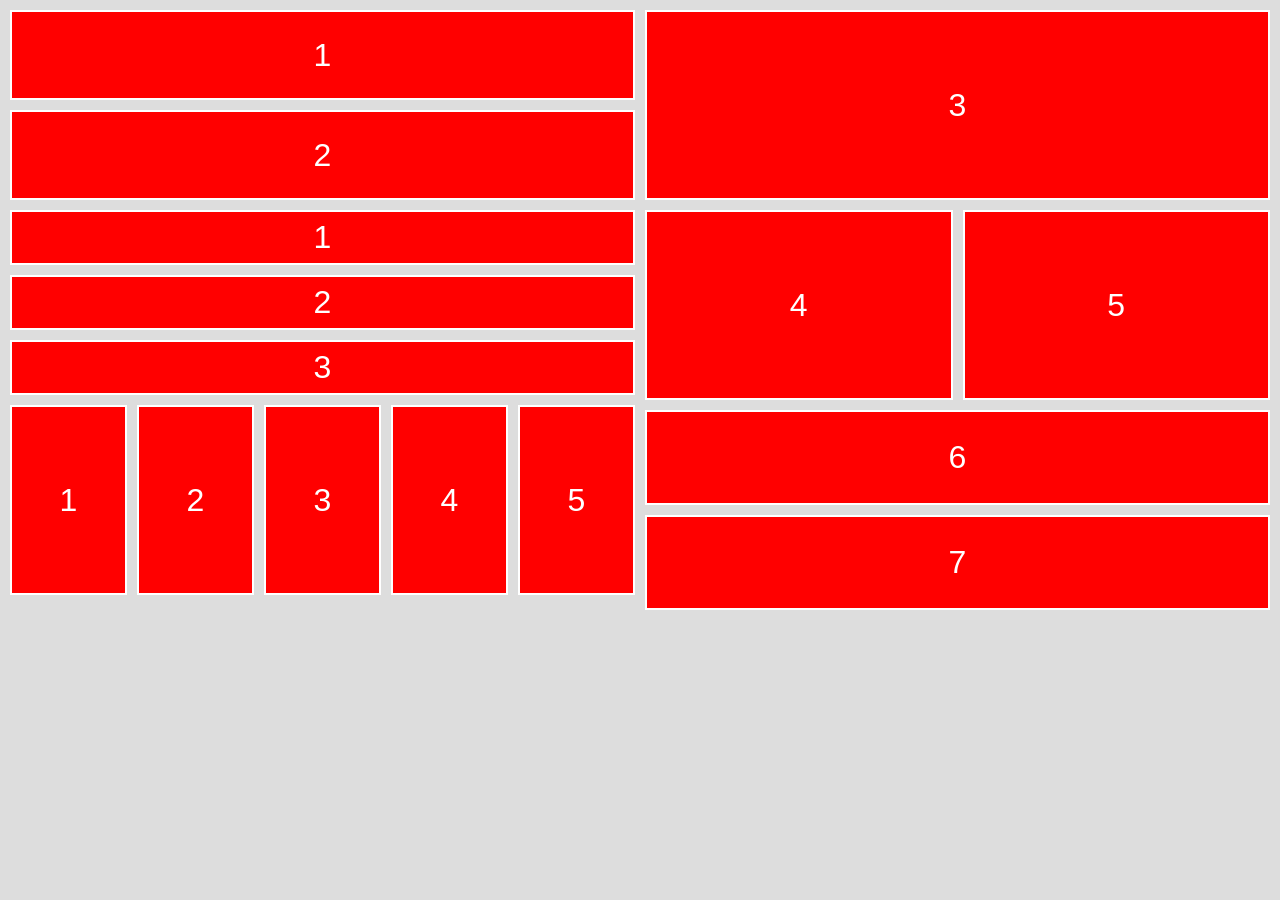
<file: SUIVI!_PROJET_ZAKARIA/HTML_CSS/fl5/index.html>
<!DOCTYPE html>
<html lang="fr">
<head>
    <meta charset="UTF-8">
    <meta name="viewport" content="width=device-width, initial-scale=1.0">
    <title>Flexbox-5</title>
    <link rel="stylesheet" href="style.css">
</head>
<body>

    <div class="container">

        <!-- Partie gauche -->
        <div class="left">

            <div class="box top-box">1</div>

            <div class="box top-box">2</div>

            <div class="group-vertical">
                <div class="box small-box">1</div>
                <div class="box small-box">2</div>
                <div class="box small-box">3</div>
            </div>

            <div class="group-horizontal">
                <div class="box">1</div>
                <div class="box">2</div>
                <div class="box">3</div>
                <div class="box">4</div>
                <div class="box">5</div>
            </div>

        </div>

        <!-- Partie droite -->
        <div class="right">

            <div class="box big-box">3</div>

            <div class="middle">
                <div class="box">4</div>
                <div class="box">5</div>
            </div>

            <div class="box bottom-box">6</div>

            <div class="box bottom-box">7</div>

        </div>

    </div>

</body>
</html>
</file>
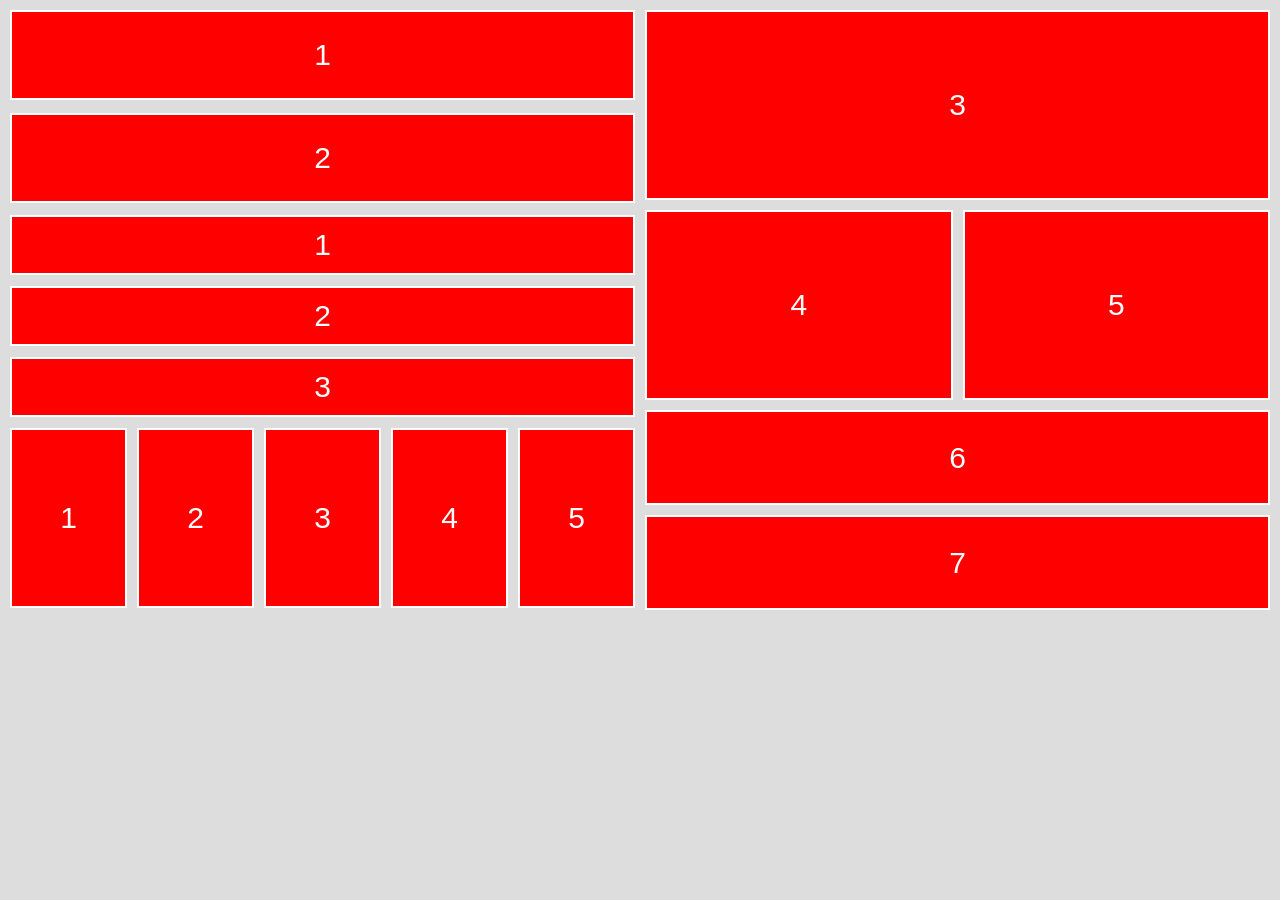
<file: SUIVI!_PROJET_ZAKARIA/HTML_CSS/GRID_PRJT/index.html>
<!DOCTYPE html>
<html lang="fr">
<head>
    <meta charset="UTF-8">
    <meta name="viewport" content="width=device-width, initial-scale=1.0">
    <title>CSS Grid-5</title>
    <link rel="stylesheet" href="style.css">
</head>
<body>

<div class="container">

    <!-- Colonne gauche -->
    <div class="gauche">

        <div class="box">1</div>
        <div class="box">2</div>

        <div class="vertical">
            <div class="box">1</div>
            <div class="box">2</div>
            <div class="box">3</div>
        </div>

        <div class="horizontal">
            <div class="box">1</div>
            <div class="box">2</div>
            <div class="box">3</div>
            <div class="box">4</div>
            <div class="box">5</div>
        </div>

    </div>

    <!-- Colonne droite -->
    <div class="droite">

        <div class="box grand">3</div>

        <div class="milieu">
            <div class="box">4</div>
            <div class="box">5</div>
        </div>

        <div class="box">6</div>
        <div class="box">7</div>

    </div>

</div>

</body>
</html>
</file>
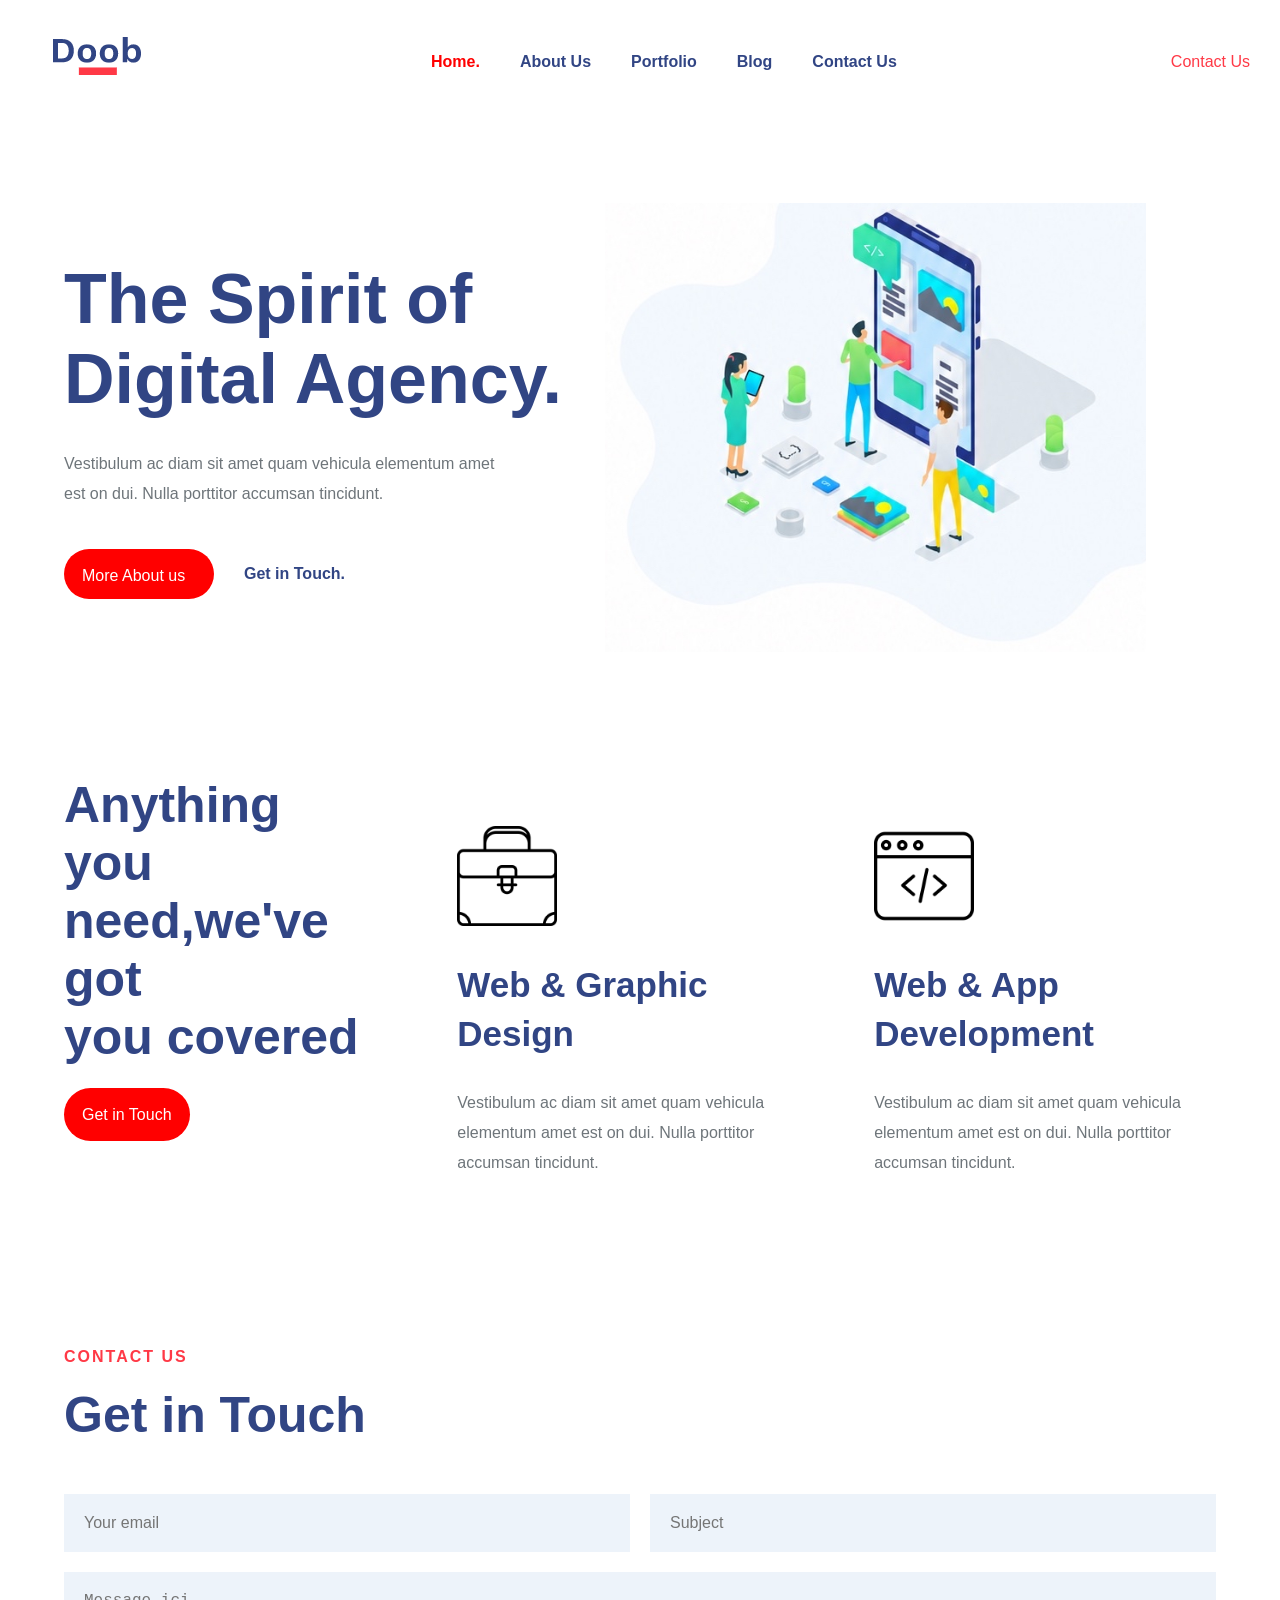
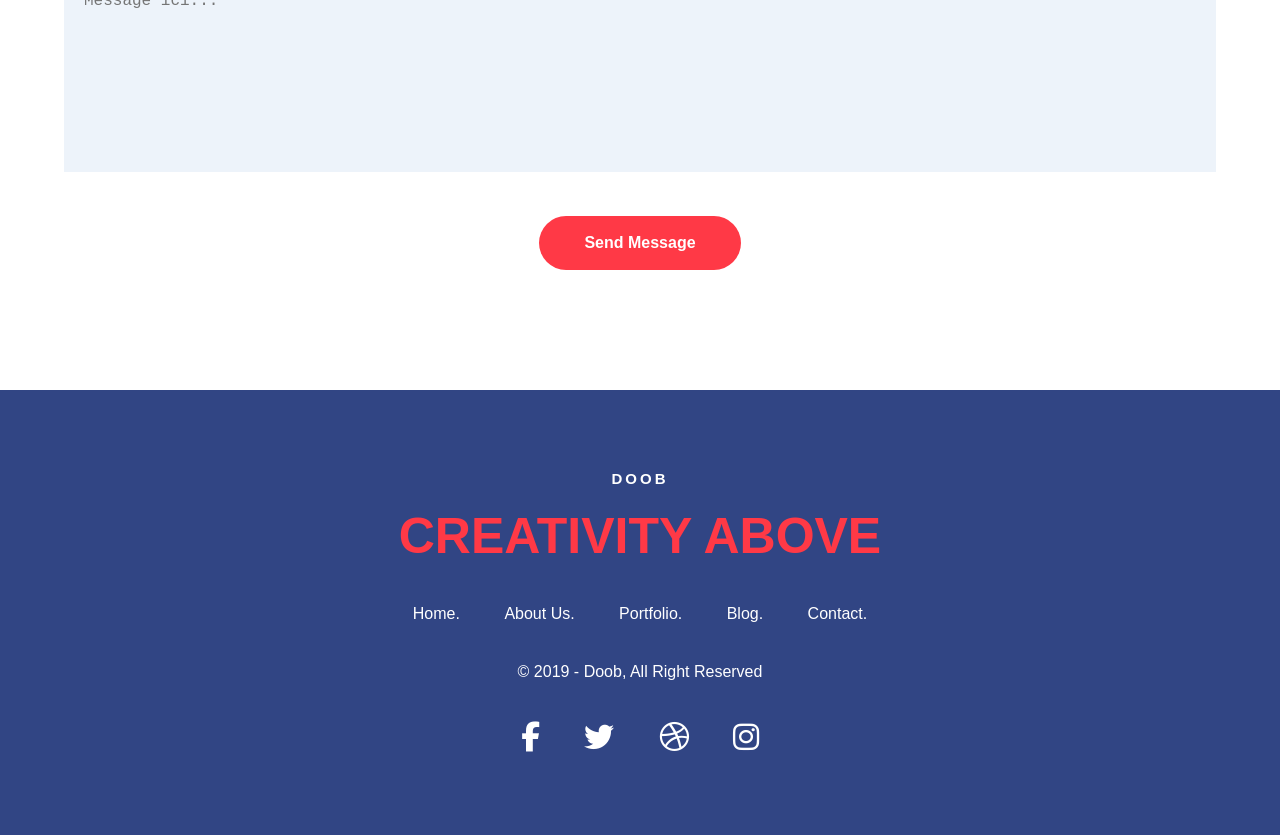
<file: SUIVI!_PROJET_ZAKARIA/HTML_CSS/Mini-PROJET/index.html>
<!DOCTYPE html>
<html lang="fr">
<head>
    <meta charset="UTF-8">
    <meta name="viewport" content="width=device-width, initial-scale=1.0">
    <title>Doob-Agency</title>
    <link rel="stylesheet" href="public/css/style.css">
<link rel="stylesheet" href="https://cdnjs.cloudflare.com/ajax/libs/font-awesome/6.5.1/css/all.min.css">
</head>
<body>
    <!-- HEADER -->
    <header>
        <!-- Logo -->
        <div class="logo">
            <img src="public/assets/images/mini_projet_logo.png" alt="logo">
            <!-- <h2>Doob</h2> -->
        </div>
        <!-- Menu -->
        <nav>
            <ul>
                <li><a href="#"class="home">Home.</a></li>
                <li><a href="#">About Us</a></li>
                <li><a href="#">Portfolio</a></li>
                <li><a href="#">Blog</a></li>
                <li><a href="#">Contact Us</a></li>
            </ul>
        </nav>

          <!-- Bouton -->
        <a href="#"class="btn-contact">Contact Us</a>
    </header>
     <section class="hero">

           <div class="hero-text">
              <h1>The Spirit of <br> Digital Agency.</h1>
             <p>
            Vestibulum ac diam sit amet quam vehicula elementum
            amet est on dui. Nulla porttitor accumsan tincidunt.
             </p>
    
                 <div class="hero-buttons">

                <a href="#" class="btn-red">More About us</a>

                <a href="#" class="btn-lien">Get in Touch.</a>
                 </div>
            </div>
               <!-- partie droite image  -->
              <div class="hero-image">

              <img src="public/assets/images/Digital Agency-2.png" alt="Digital-Agency">

              </div>

      </section>
       <!-- SERVICES -->
    <section class="services">

      <!-- gauche -->

    <div class="services-gauche">

        <h2>
            Anything you <br>
            need,we've got <br>
            you covered
        </h2>
        <a href="#" class="btn-red">Get in Touch</a>
    </div>
     <!-- Carte 1 -->

    <div class="service-card">

        <img src="public/assets/images/Web-Gr-Design.png" alt="icon">
        <!-- <a href="#"><i class="fa-solid fa-square-code"></i></a> -->
          <!-- <wa-icon name="code"></wa-icon> -->

        <h3>
            Web & Graphic <br>
            Design
        </h3>
 
        <p>
            Vestibulum ac diam sit amet quam
            vehicula elementum amet est on dui.
            Nulla porttitor accumsan tincidunt.
        </p>

    </div>

    <!-- Carte 2 -->

    <div class="service-card">

        <img src="public/assets/images/Dev-web-App.png" alt="icon">

        <h3>
            Web & App <br>
            Development
        </h3>

        <p>
            Vestibulum ac diam sit amet quam
            vehicula elementum amet est on dui.
            Nulla porttitor accumsan tincidunt.
        </p>

    </div>
</section>

 <!-- CONTACT -->

<section class="contact">

    <span>CONTACT US</span>

    <h2>Get in Touch</h2>

    <form>

        <div class="input-group">

            <input type="email"placeholder="Your email">

            <input type="text"placeholder="Subject">

        </div>

        <textarea placeholder="Message ici..."></textarea>

        <button type="submit">Send Message</button>

    </form>

</section>  
<!-- FOOTER -->

<footer>

    <p class="footer-logo">DOOB</p>

    <h2>CREATIVITY ABOVE</h2>

    <nav class="footer-menu">

        <a href="#">Home.</a>
        <a href="#">About Us.</a>
        <a href="#">Portfolio.</a>
        <a href="#">Blog.</a>
        <a href="#">Contact.</a>

    </nav>

    <p class="copyright">
        © 2019 - Doob, All Right Reserved
    </p>

    <div class="social-icons">
    <a href="#"><i class="fab fa-facebook-f"></i></a>

       <a href="#"><i class="fab fa-twitter"></i></a>

        <a href="#"><i class="fab fa-dribbble"></i></a>
        <a href="#"><i class="fa-brands fa-instagram"></i>
    </div>
    <!-- <div class="social-icons"> -->

        <!-- <a href="#">Facebook</a> -->
        <!-- <a href="#">Twitter</a> -->
        <!-- <a href="#">Dribbble</a> -->

    <!-- </div> -->

</footer>
</body>
</html>
</file>
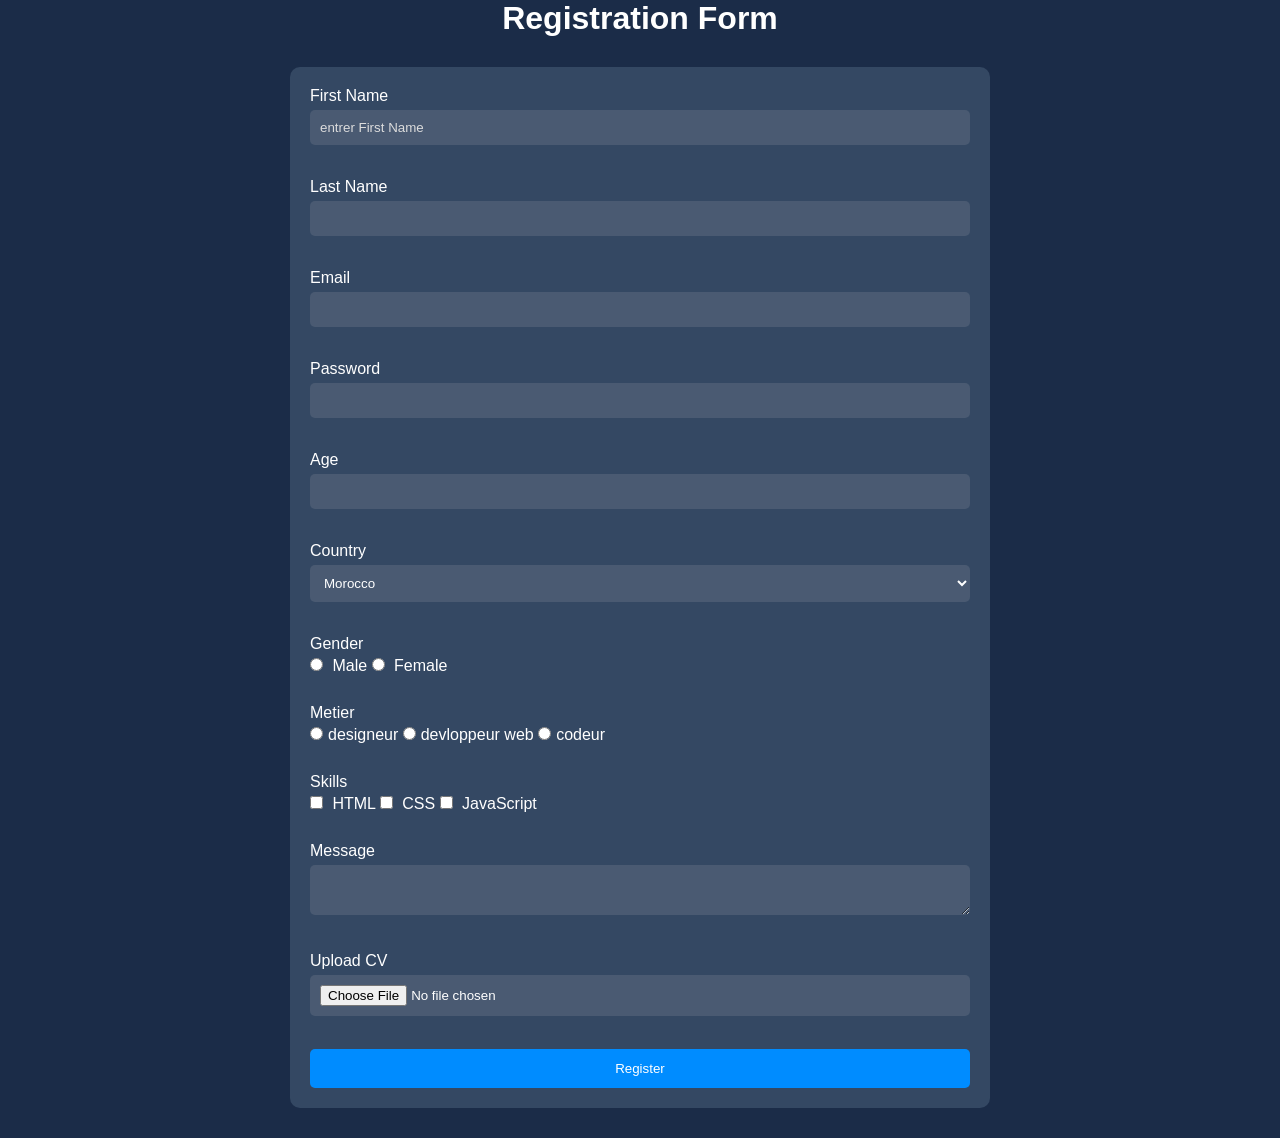
<file: SUIVI!_PROJET_ZAKARIA/HTML_CSS/PROJET_FORM/index.html>
<!DOCTYPE html>
<html lang="en">
<head>
    <meta charset="UTF-8">
    <meta name="viewport" content="width=device-width, initial-scale=1.0">
     <title>Registration Form</title>
    <link rel="stylesheet" href="public/css/style.css">
   </head> 
<body>

<h1>Registration Form</h1>

<form>
    
     <label>First Name</label> 
     <input type="text" placeholder="entrer First Name"><br><br> 

     <label>Last Name</label> 
     <input type="text"><br><br> 


    <label>Email</label>
    <input type="email"><br><br>

    <label>Password</label>
    <input type="password"><br><br>

    <label>Age</label>
    <input type="number"><br><br>

    <label>Country</label>
    <select>
        <option>Morocco</option>
        <option>France</option>
    </select>

    <br><br>

    <label>Gender</label><br>
    <input type="radio" name="gender"> Male
    <input type="radio" name="gender"> Female

    <br><br>
      
          <label>Metier</label> <br>
          <input type="radio" name=" Metier" >designeur
          <input type="radio" name=" Metier" >devloppeur web
          <input type="radio" name=" Metier" >codeur
          <br><br>
    <label>Skills</label><br>
    <input type="checkbox"> HTML
    <input type="checkbox"> CSS
    <input type="checkbox"> JavaScript

    <br><br>

    <label>Message</label><br>
    <textarea cols="" rows=""></textarea>


    <br><br>

    <label>Upload CV</label>
    <input type="file">

    <br><br>

    <button>Register</button>

</form>

</body>

<!-- 
    <div class="name-row">
        <div>
            <label>First Name</label>
            <input type="text">
        </div>

        <div>
            <label>Last Name</label>
            <input type="text">
        </div>
    </div>


    
    -->
</html>
</file>
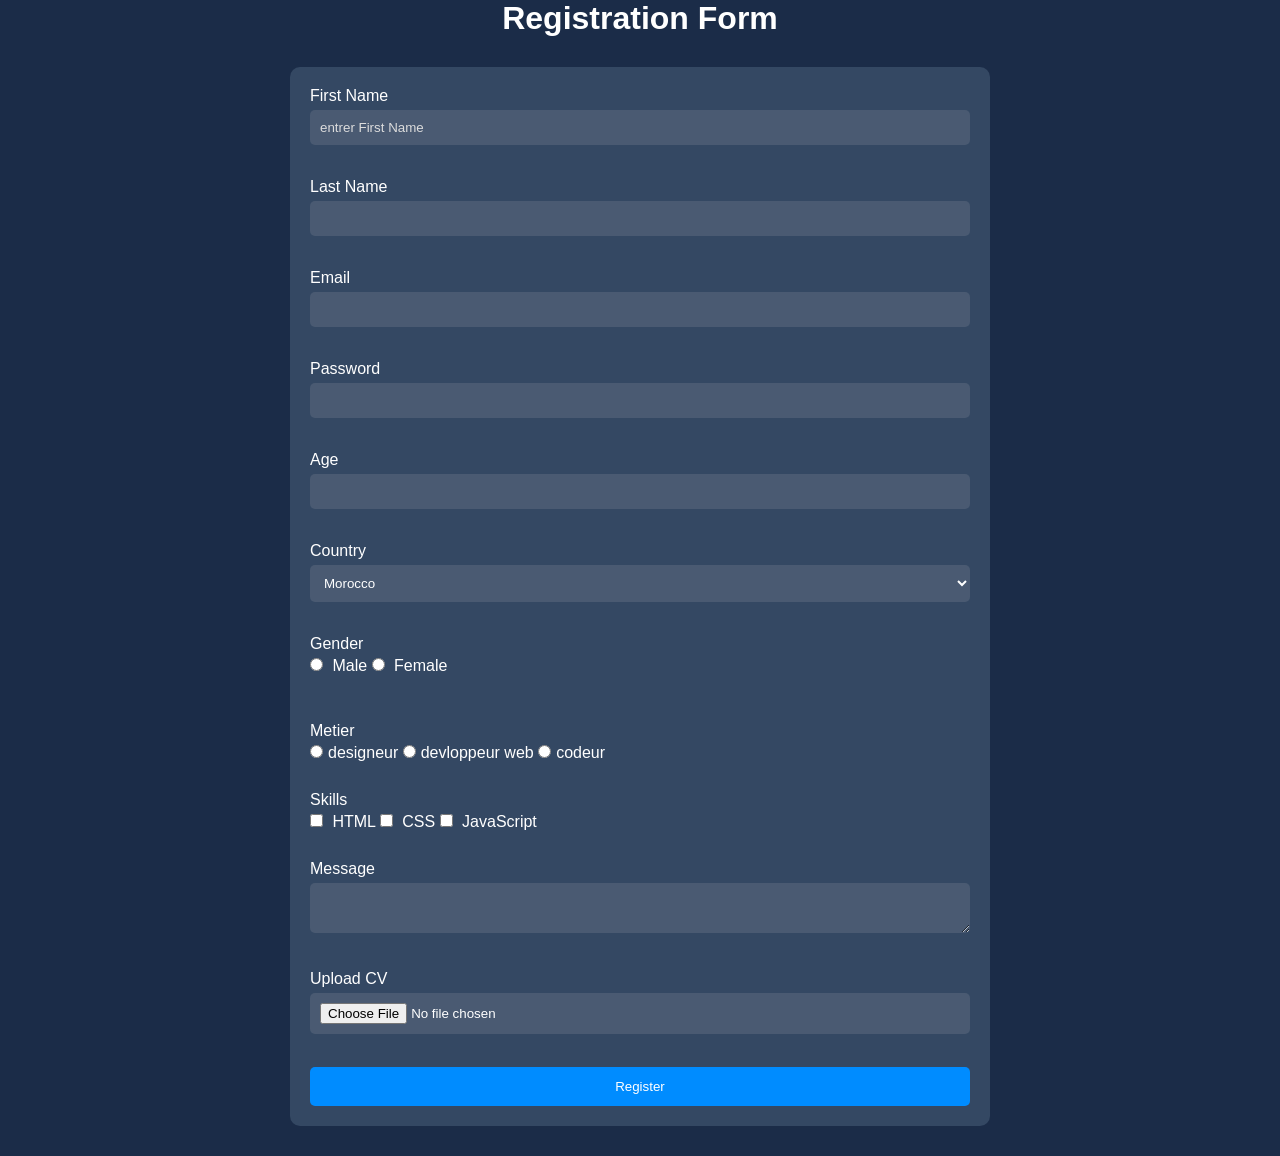
<file: SUIVI!_PROJET_ZAKARIA/HTML_CSS/PROJET_FORMSS/index.html>
<!DOCTYPE html>
<html lang="en">
<head>
    <meta charset="UTF-8">
    <meta name="viewport" content="width=device-width, initial-scale=1.0">
     <title>Registration Form</title>
    <link rel="stylesheet" href="public/css/style.css">
   </head> 
<body>

<h1>Registration Form</h1>

<form>
    
     <label>First Name</label> 
     <input type="text" placeholder="entrer First Name"><br><br> 

     <label>Last Name</label> 
     <input type="text"><br><br> 


    <label>Email</label>
    <input type="email"><br><br>

    <label>Password</label>
    <input type="password"><br><br>

    <label>Age</label>
    <input type="number"><br><br>

    <label>Country</label>
    <select>
        <option>Morocco</option>
        <option>France</option>
    </select>

    <br><br>

    <label>Gender</label><br>
    <input type="radio" name="gender"> Male
    <input type="radio" name="gender"> Female

    <br><br><br>
      
          <label>Metier</label> <br>
          <input type="radio" name=" Metier" >designeur
          <input type="radio" name=" Metier" >devloppeur web
          <input type="radio" name=" Metier" >codeur
          <br><br>
    <label>Skills</label><br>
    <input type="checkbox"> HTML
    <input type="checkbox"> CSS
    <input type="checkbox"> JavaScript

    <br><br>

    <label>Message</label><br>
    <textarea cols="" rows=""></textarea>


    <br><br>

    <label>Upload CV</label>
    <input type="file">

    <br><br>

    <button>Register</button>

</form>

</body>

<!-- 
    <div class="name-row">
        <div>
            <label>First Name</label>
            <input type="text">
        </div>

        <div>
            <label>Last Name</label>
            <input type="text">
        </div>
    </div>


    
    -->
</html>
</file>
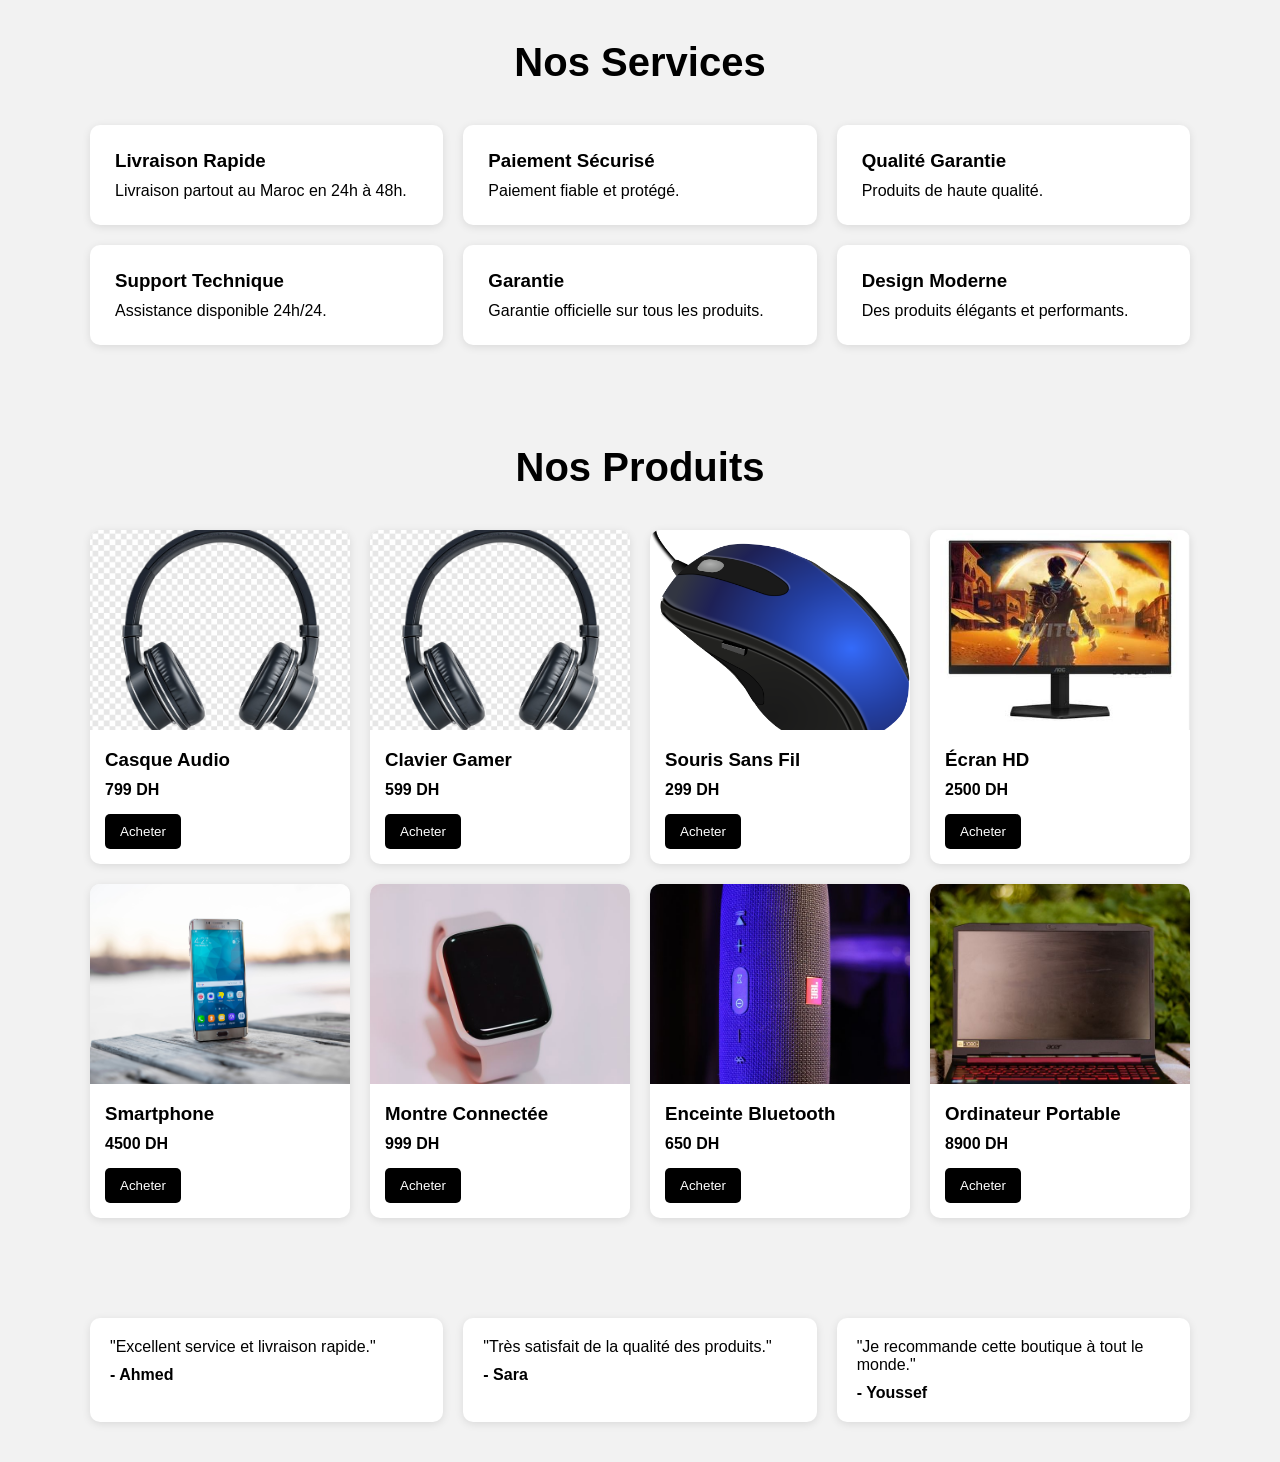
<file: SUIVI!_PROJET_ZAKARIA/HTML_CSS/PROJET_MYSITE/index.html>
<!DOCTYPE html>
<html lang="fr">

<head>
    <!-- Encodage des caractères -->
    <meta charset="UTF-8">

    <!-- Adaptation aux appareils mobiles -->
    <meta name="viewport" content="width=device-width, initial-scale=1.0">

    <!-- Titre de la page -->
    <title>Boutique Informatique</title>

    <!-- Liaison avec le fichier CSS -->
    <link rel="stylesheet" href="./public/css/style.css">
</head>

<body>

    <!-- =========================
         SECTION SERVICES
    ========================== -->

    <h2>Nos Services</h2>

    <section class="services">

        <div class="service">
            <h3>Livraison Rapide</h3>
            <p>Livraison partout au Maroc en 24h à 48h.</p>
        </div>

        <div class="service">
            <h3>Paiement Sécurisé</h3>
            <p>Paiement fiable et protégé.</p>
        </div>

        <div class="service">
            <h3>Qualité Garantie</h3>
            <p>Produits de haute qualité.</p>
        </div>

        <div class="service">
            <h3>Support Technique</h3>
            <p>Assistance disponible 24h/24.</p>
        </div>

        <div class="service">
            <h3>Garantie</h3>
            <p>Garantie officielle sur tous les produits.</p>
        </div>

        <div class="service">
            <h3>Design Moderne</h3>
            <p>Des produits élégants et performants.</p>
        </div>

    </section>

    <!-- =========================
         SECTION PRODUITS
    ========================== -->

    <section class="produits">

        <h2>Nos Produits</h2>

        <div class="grille-produits">

            <div class="carte">
                <img src="public/assets/images/2f2582b4-7db0-420b-abc5-23c748cd03f6.jpg" alt="Casque Audio">

                <div class="contenu-carte">
                    <h3>Casque Audio</h3>
                    <p class="prix">799 DH</p>
                    <button>Acheter</button>
                </div>
            </div>

            <div class="carte">
                <img src="public/assets/images/2f2582b4-7db0-420b-abc5-23c748cd03f6.jpg" alt="Clavier">

                <div class="contenu-carte">
                    <h3>Clavier Gamer</h3>
                    <p class="prix">599 DH</p>
                    <button>Acheter</button>
                </div>
            </div>

            <div class="carte">
                <img src="public/assets/images/openclipart-vectors-computer-mouse-152249_1920.png" alt="Souris">

                <div class="contenu-carte">
                    <h3>Souris Sans Fil</h3>
                    <p class="prix">299 DH</p>
                    <button>Acheter</button>
                </div>
            </div>

            <div class="carte">
                <img src="public/assets/images/ECRAN.jpg" alt="Écran">

                <div class="contenu-carte">
                    <h3>Écran HD</h3>
                    <p class="prix">2500 DH</p>
                    <button>Acheter</button>
                </div>
            </div>

            <div class="carte">
                <img src="public/assets/images/pexels-luckysam-47261.jpg" alt="Téléphone">

                <div class="contenu-carte">
                    <h3>Smartphone</h3>
                    <p class="prix">4500 DH</p>
                    <button>Acheter</button>
                </div>
            </div>

            <div class="carte">
                <img src="public/assets/images/pexels-deise-elen-2149983761-31406903.jpg" alt="Montre">

                <div class="contenu-carte">
                    <h3>Montre Connectée</h3>
                    <p class="prix">999 DH</p>
                    <button>Acheter</button>
                </div>
            </div>

            <div class="carte">
                <img src="public/assets/images/pexels-9044641-9767549.jpg" alt="Enceinte">

                <div class="contenu-carte">
                    <h3>Enceinte Bluetooth</h3>
                    <p class="prix">650 DH</p>
                    <button>Acheter</button>
                </div>
            </div>

            <div class="carte">
                <img src="public/assets/images/pexels-raquelsilva-33125275.jpg" alt="Ordinateur">

                <div class="contenu-carte">
                    <h3>Ordinateur Portable</h3>
                    <p class="prix">8900 DH</p>
                    <button>Acheter</button>
                </div>
            </div>

        </div>

    </section>

    <!-- =========================
         SECTION TÉMOIGNAGES
    ========================== -->

    <section class="temoignages">
          
        <div class="temoignage">
            <p>"Excellent service et livraison rapide."</p>
            <p class="auteur">- Ahmed</p>
        </div>

        <div class="temoignage">
            <p>"Très satisfait de la qualité des produits."</p>
            <p class="auteur">- Sara</p>
        </div>

        <div class="temoignage">
            <p>"Je recommande cette boutique à tout le monde."</p>
            <p class="auteur">- Youssef</p>
        </div>

    </section>

</body>

</html>
</file>
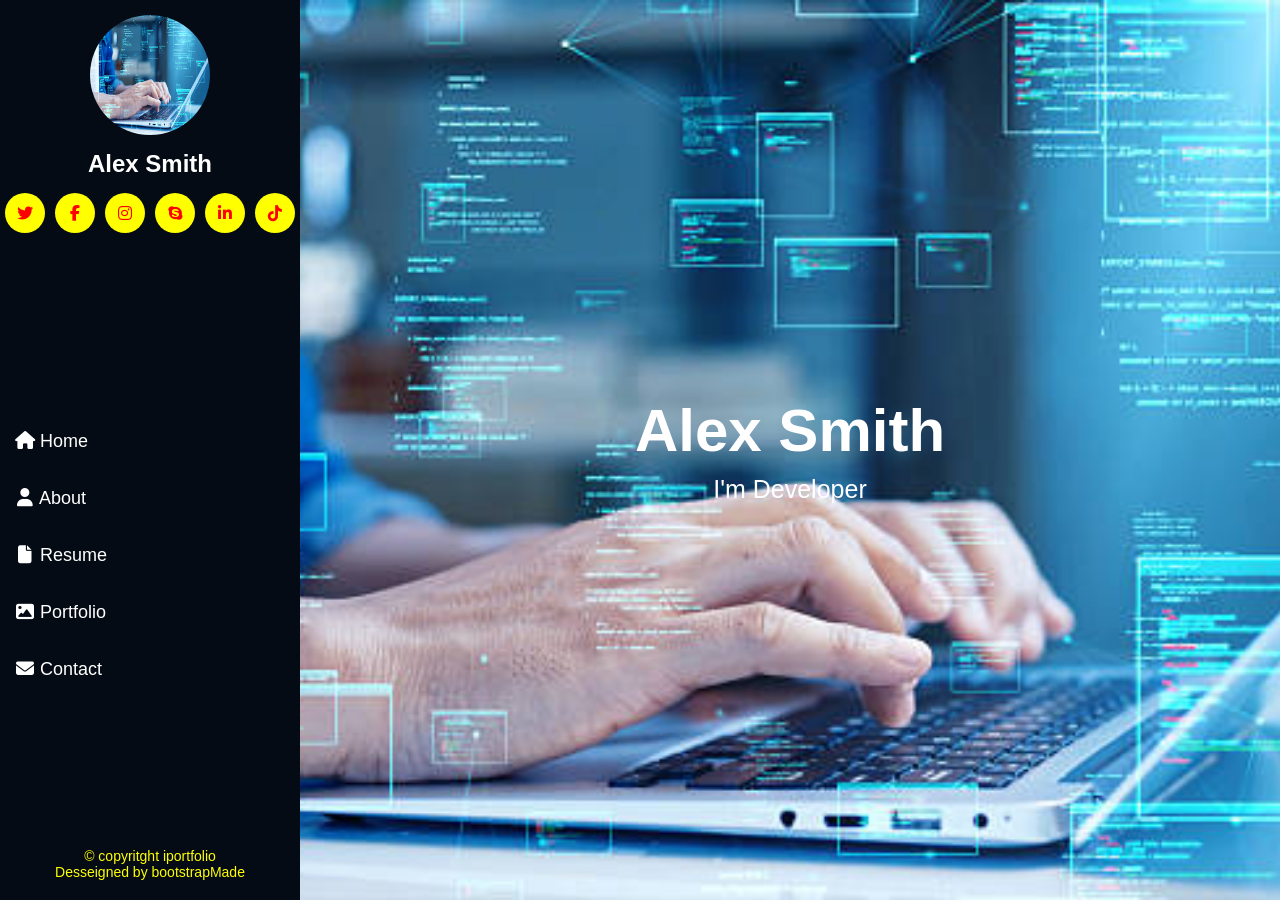
<file: SUIVI!_PROJET_ZAKARIA/HTML_CSS/PROJET_PORTF/index.html>
<!doctype html>
<html lang="fr">
  <head>
    <meta charset="UTF-8" />
    <meta name="viewport" content="width=device-width, initial-scale=1.0" />
    <title>MYPORTFOLIO</title>
    <link rel="stylesheet" href="public/assets/css/style.css" />

    <link
      rel="stylesheet"
      href="https://cdnjs.cloudflare.com/ajax/libs/font-awesome/6.5.1/css/all.min.css"
    />
  </head>
  <body>
    <aside>
      <div class="group">
        <img
          src="public/assets/images/imagesprofile.jpg.jpg"
          alt="Photo de profil"
        />

        <h2>Alex Smith</h2>
        <div class="social">
          <a href="#"><i class="fab fa-twitter"></i></a>
          <a href="#"><i class="fab fa-facebook-f"></i></a>
          <a href="#"><i class="fab fa-instagram"></i></a>
          <a href="#"><i class="fab fa-skype"></i></a>
          <a href="#"><i class="fab fa-linkedin-in"></i></a>
          <a href=""><i class="fa-brands fa-tiktok"></i> </a>
        </div>
      </div>

      <nav>
        <!-- <p>Home</p> -->
        <!-- <p>About</p> -->
        <!-- <p>Resume</p> -->
        <!-- <p>Portfolio</p> -->
        <!-- <p>Contact</p> -->

        <!-- <a href="#">Home</a> -->
        <!-- <a href="#">About</a> -->
        <!-- <a href="#">Resume</a> -->
        <!-- <a href="#">Portfolio</a> -->
        <!-- <a href="#">Services</a> -->
        <!-- <a href="#">Contact</a> -->
        <a href="#"><i class="fa-solid fa-house"></i> Home</a>
        <a href="#"><i class="fa-solid fa-user"></i> About</a>
        <a href="#"><i class="fa-solid fa-file"></i> Resume</a>
        <a href="#"><i class="fa-solid fa-image"></i> Portfolio</a>
        <a href="#"><i class="fa-solid fa-envelope"></i> Contact</a>
      </nav>
      <!-- <p class="copy" > © copyright portfolio  </p> -->
      <div class="copyright">
        <p>© copyritght iportfolio</p>
        <p>Desseigned by bootstrapMade</p>
      </div>
    </aside>
    <main class="hero">
      <h1>Alex Smith</h1>

      <p>I'm Developer</p>
    </main>
  </body>
</html>
</file>
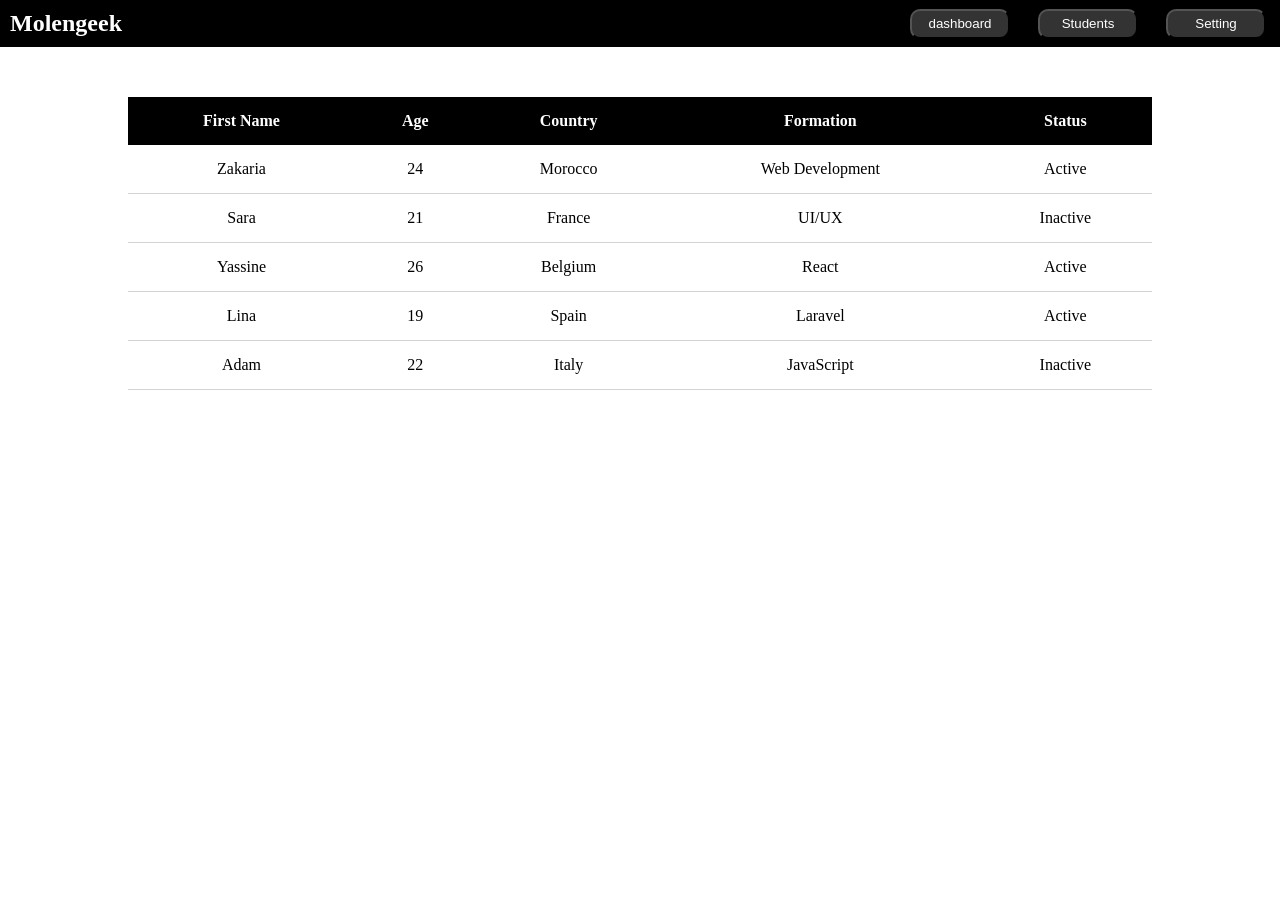
<file: SUIVI!_PROJET_ZAKARIA/HTML_CSS/PROJET_TABLE/index.html>
<!DOCTYPE html>
<html lang="fr">
<head>
    <meta charset="UTF-8">
    <meta name="viewport" content="width=device-width, initial-scale=1.0">
    <title>EXO-TABLEAU</title>

    <link rel="stylesheet" href="public/css/style.css">

</head>
<body>
  <header>
   
    <nav>
        
        
     <h1>Molengeek</h1>
       <div class="btns">
     <button class="btn">dashboard</button>
     <button class="btn">Students</button>
      <button class="btn">Setting</button>

       </div>
      
    </nav>


  </header>


    <table>
    <tr>
        <th>First Name</th>
        <th>Age</th>
        <th>Country</th>
        <th>Formation</th>
        <th>Status</th>
    </tr>
       <tr>
        <td>Zakaria</td>
        <td>24</td>
        <td>Morocco</td>
        <td>Web Development</td>
        <td>Active </td>
       </tr>
         
        <tr>
          <td>Sara</td>
           <td>21</td>
           <td>France</td>
          <td>UI/UX</td>
            <td>Inactive</td>
        </tr>

       <tr>
        <td>Yassine</td>
        <td>26</td>
        <td>Belgium</td>
        <td>React</td>
         <td>Active</td> 
     </tr>

     <tr>
        <td>Lina</td>
        <td>19</td>
        <td>Spain</td>
        <td>Laravel</td>
         <td>Active</td>
    </tr>
    <tr>
        <td>Adam</td>
        <td>22</td>
        <td>Italy</td>
        <td>JavaScript</td>
        <td>Inactive</td>
    </tr>
</table>




















    </table>
    
</body>
</html>
</file>
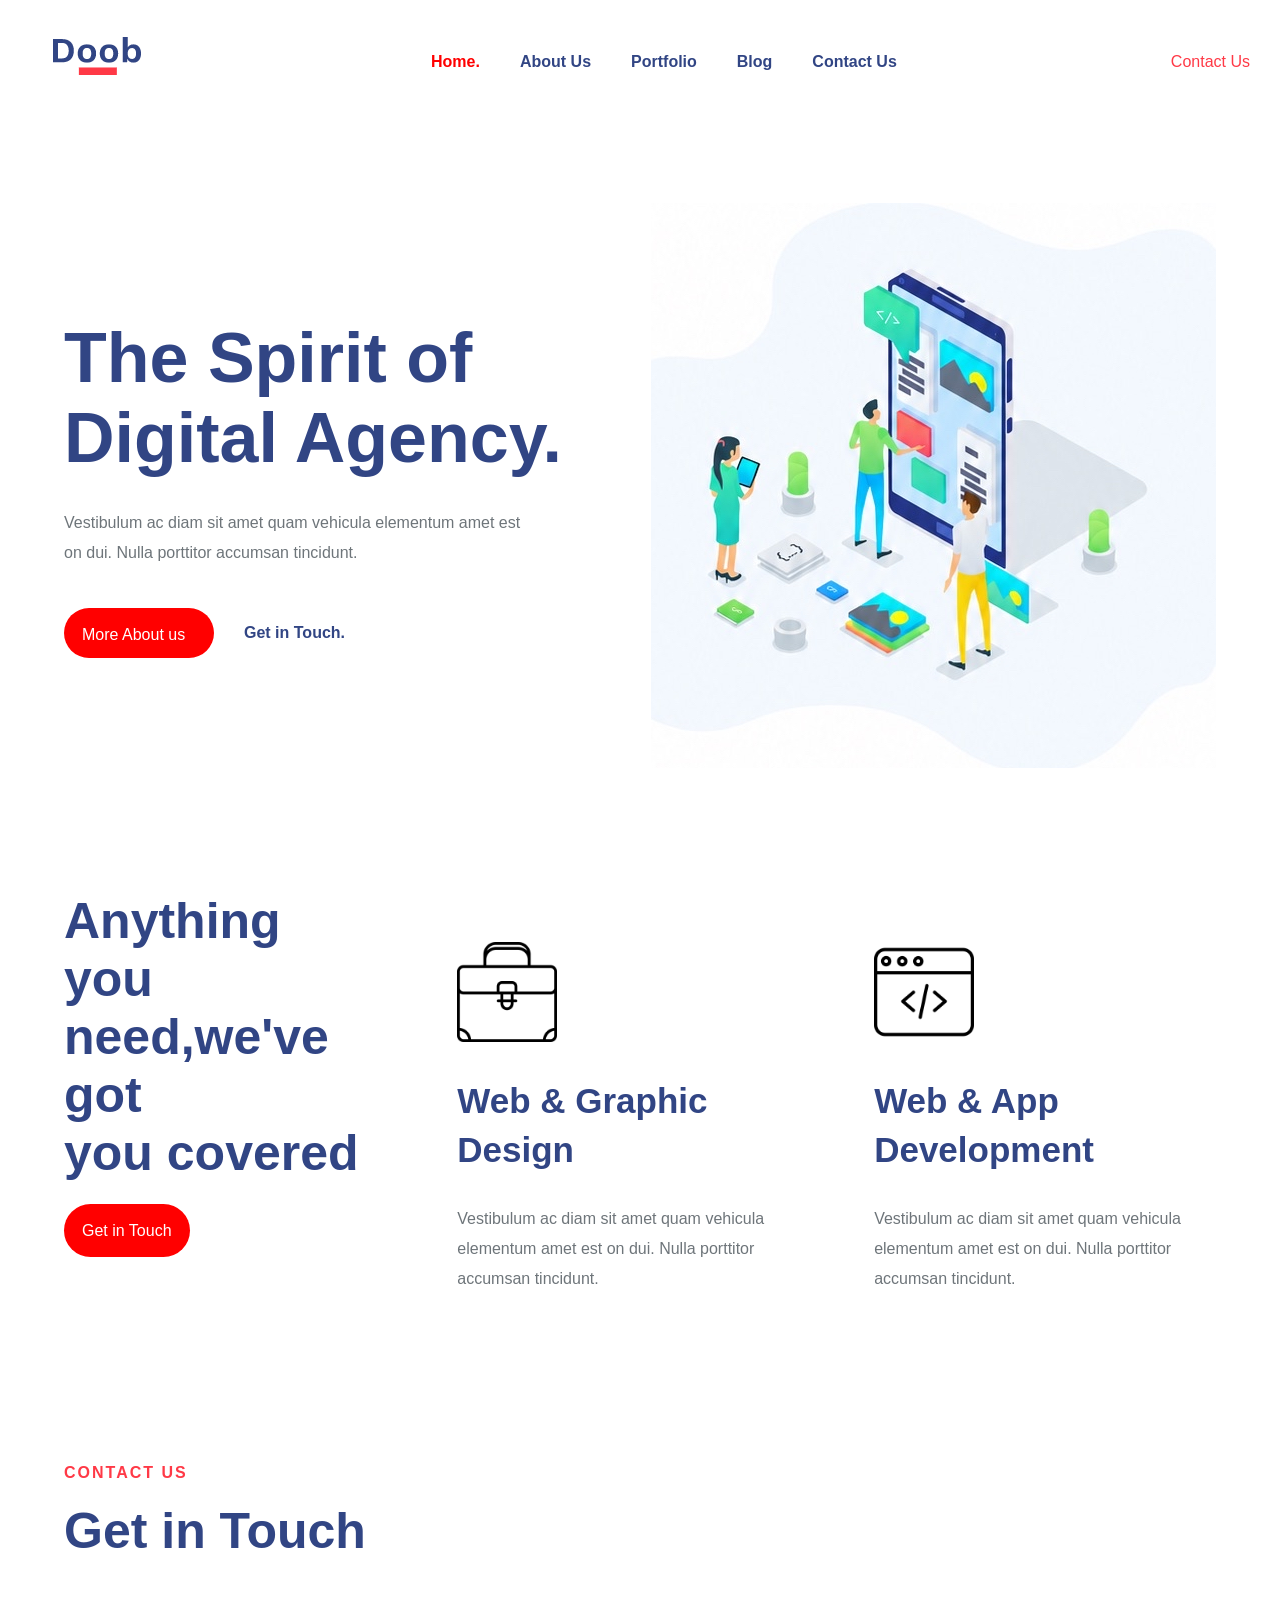
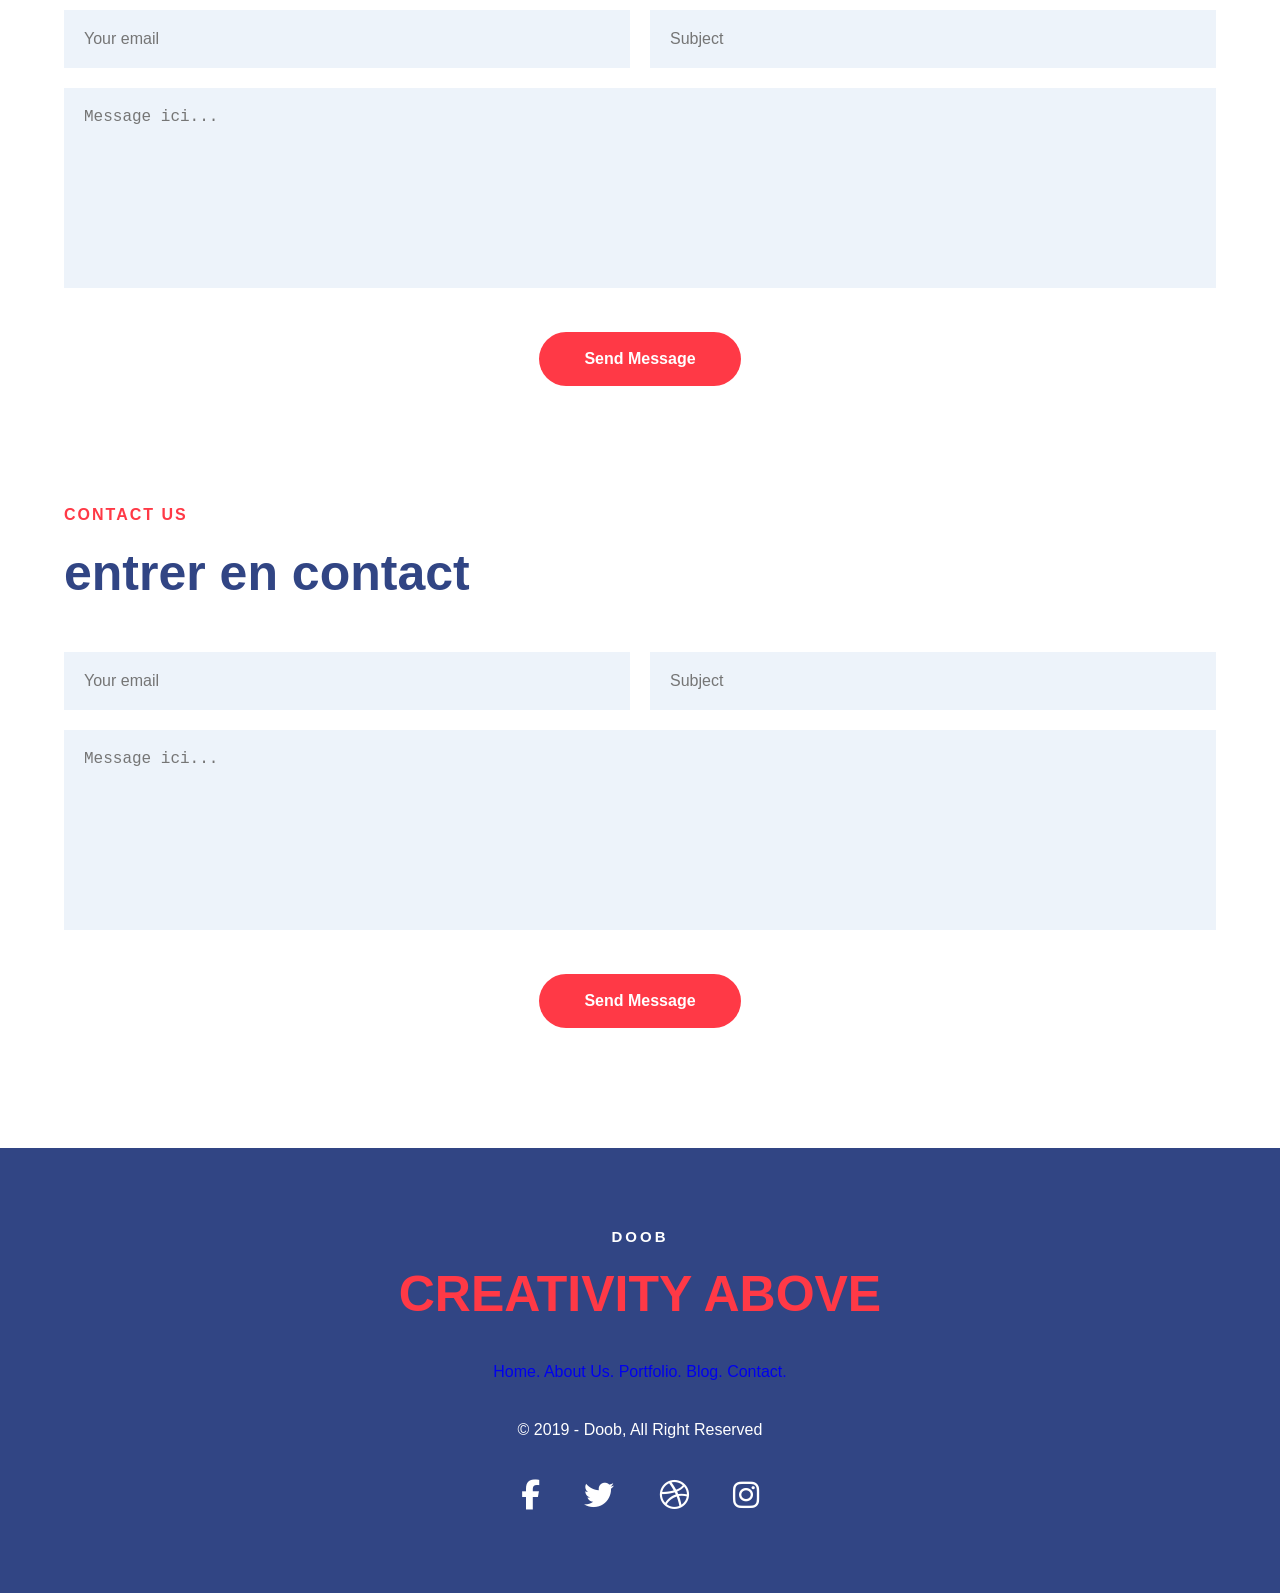
<file: SUIVI!_PROJET_ZAKARIA/HTML_CSS/PROJET_VERRESP/index.html>
<!DOCTYPE html>
<html lang="fr">
<head>
    <meta charset="UTF-8">
    <meta name="viewport" content="width=device-width, initial-scale=1.0">
    <title>Doob-Agency</title>
    <link rel="stylesheet" href="style.css">
<link rel="stylesheet" href="https://cdnjs.cloudflare.com/ajax/libs/font-awesome/6.5.1/css/all.min.css">
</head>
<body>
    <!-- HEADER -->
    <header>
        <!-- Logo -->
        <div class="logo">
            <img src="public/assets/images/mini_projet_logo.png" alt="logo">
            <!-- <h2>Doob</h2> -->
        </div>
        <!-- Menu -->
        <nav>
            <ul>
                <li><a href="#"class="home">Home.</a></li>
                <li><a href="#">About Us</a></li>
                <li><a href="#">Portfolio</a></li>
                <li><a href="#">Blog</a></li>
                <li><a href="#">Contact Us</a></li>
            </ul>
        </nav>

          <!-- Bouton -->
        <a href="#"class="btn-contact">Contact Us</a>
    </header>
     <section class="hero">

           <div class="hero-text">
              <h1>The Spirit of <br> Digital Agency.</h1>
             <p>
            Vestibulum ac diam sit amet quam vehicula elementum
            amet est on dui. Nulla porttitor accumsan tincidunt.
             </p>
    
                 <div class="hero-buttons">

                <a href="#" class="btn-red">More About us</a>

                <a href="#" class="btn-lien">Get in Touch.</a>
                 </div>
            </div>
               <!-- partie droite image  -->
              <div class="hero-image">

              <img src="public/assets/images/Digital-Agency-decoup.png" alt="Digital-Agency">

              </div>

      </section>
       <!-- SERVICES -->
    <section class="services">

      <!-- gauche -->

    <div class="services-gauche">

        <h2>
            Anything you <br>
            need,we've got <br>
            you covered
        </h2>
        <a href="#" class="btn-red">Get in Touch</a>
    </div>
     <!-- Carte 1 -->

    <div class="service-card">

        <img src="public/assets/images/Web-Gr-Design.png" alt="icon">
        <!-- <a href="#"><i class="fa-solid fa-square-code"></i></a> -->
          <!-- <wa-icon name="code"></wa-icon> -->

        <h3>
            Web & Graphic <br>
            Design
        </h3>
 
        <p>
            Vestibulum ac diam sit amet quam
            vehicula elementum amet est on dui.
            Nulla porttitor accumsan tincidunt.
        </p>

    </div>

    <!-- Carte 2 -->

    <div class="service-card">

        <img src="public/assets/images/Dev-web-App.png" alt="icon">

        <h3>
            Web & App <br>
            Development
        </h3>

        <p>
            Vestibulum ac diam sit amet quam
            vehicula elementum amet est on dui.
            Nulla porttitor accumsan tincidunt.
        </p>

    </div>
</section>

 <!-- CONTACT -->
<section class="contact">

    <span>CONTACT US</span>

    <h2>Get in Touch</h2>

    <form>

        <div class="input-group">

            <input type="email"placeholder="Your email">

            <input type="text"placeholder="Subject">

        </div>

        <textarea placeholder="Message ici..."></textarea>

        <button type="submit">Send Message</button>

    </form>
</section>  
<section class="formulaire">

    <span>CONTACT US</span>

    <h2>entrer en contact</h2>

    <form>

        <div class="input-group">

            <input type="email"placeholder="Your email">

            <input type="text"placeholder="Subject">

        </div>

        <textarea placeholder="Message ici..."></textarea>

        <button type="submit">Send Message</button>

    </form>

</section>  
<!-- FOOTER -->

<footer>

    <p class="footer-logo">DOOB</p>

    <h2>CREATIVITY ABOVE</h2>

    <nav class="footer-menu">

        <a href="#">Home.</a>
        <a href="#">About Us.</a>
        <a href="#">Portfolio.</a>
        <a href="#">Blog.</a>
        <a href="#">Contact.</a>

    </nav>

    <p class="copyright">
        © 2019 - Doob, All Right Reserved
    </p>

    <div class="social-icons">
    <a href="#"><i class="fab fa-facebook-f"></i></a>

       <a href="#"><i class="fab fa-twitter"></i></a>

        <a href="#"><i class="fab fa-dribbble"></i></a>
        <a href="#"><i class="fa-brands fa-instagram"></i>
    </div>
    <!-- <div class="social-icons"> -->

        <!-- <a href="#">Facebook</a> -->
        <!-- <a href="#">Twitter</a> -->
        <!-- <a href="#">Dribbble</a> -->

    <!-- </div> -->

</footer>
</body>
</html>
</file>
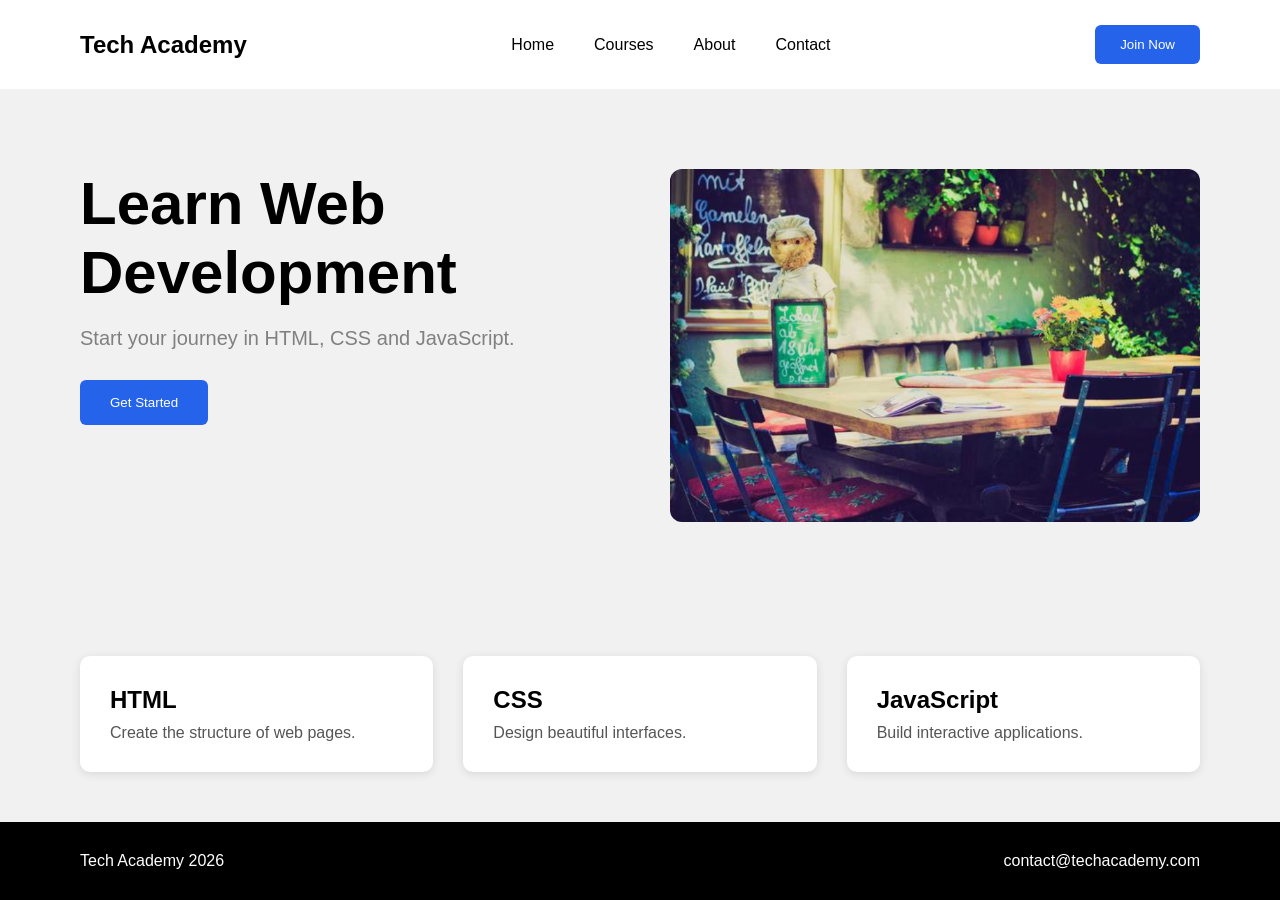
<file: SUIVI!_PROJET_ZAKARIA/HTML_CSS/SIT_RESPONS/index.html>
<!DOCTYPE html>
<html lang="fr">
<head>
    <meta charset="UTF-8">
    <meta name="viewport" content="width=device-width, initial-scale=1.0">
    <title>Tech Academy</title>

    <link rel="stylesheet" href="public/css/style.css">
</head>
<body>
    <header>
            <h2>Tech Academy</h2>
        <nav>
            <ul>
                <li><a href="#">Home</a></li>
                <li><a href="#">Courses</a></li>
                <li><a href="#">About</a></li>
                <li><a href="#">Contact</a></li>
            </ul>
        </nav>

        <button class="btn-join">
            Join Now
        </button>
    </header>
    <!-- hero -->
    <section class="hero">

    <!-- Partie gauche -->
    <div class="hero-text">

        <h1>Learn Web Development</h1>

        <p>Start your journey in HTML, CSS and JavaScript.</p>

        <button class="btn-start">Get Started</button>

    </div>

    <!-- Partie droite -->
    <div class="hero-image">

        <img src="public/assets/images/respo-img.png" alt="hero-image">

    </div>

</section>

<section class="cards">

    <div class="card">
        <h2>HTML</h2>
        <p>Create the structure of web pages.</p>
    </div>

    <div class="card">
        <h2>CSS</h2>
        <p>Design beautiful interfaces.</p>
    </div>

    <div class="card">
        <h2>JavaScript</h2>
        <p>Build interactive applications.</p>
    </div>

</section>

<footer>

    <p>Tech Academy 2026</p>

    <p>contact@techacademy.com</p>

</footer>




</body>










</html>
</file>
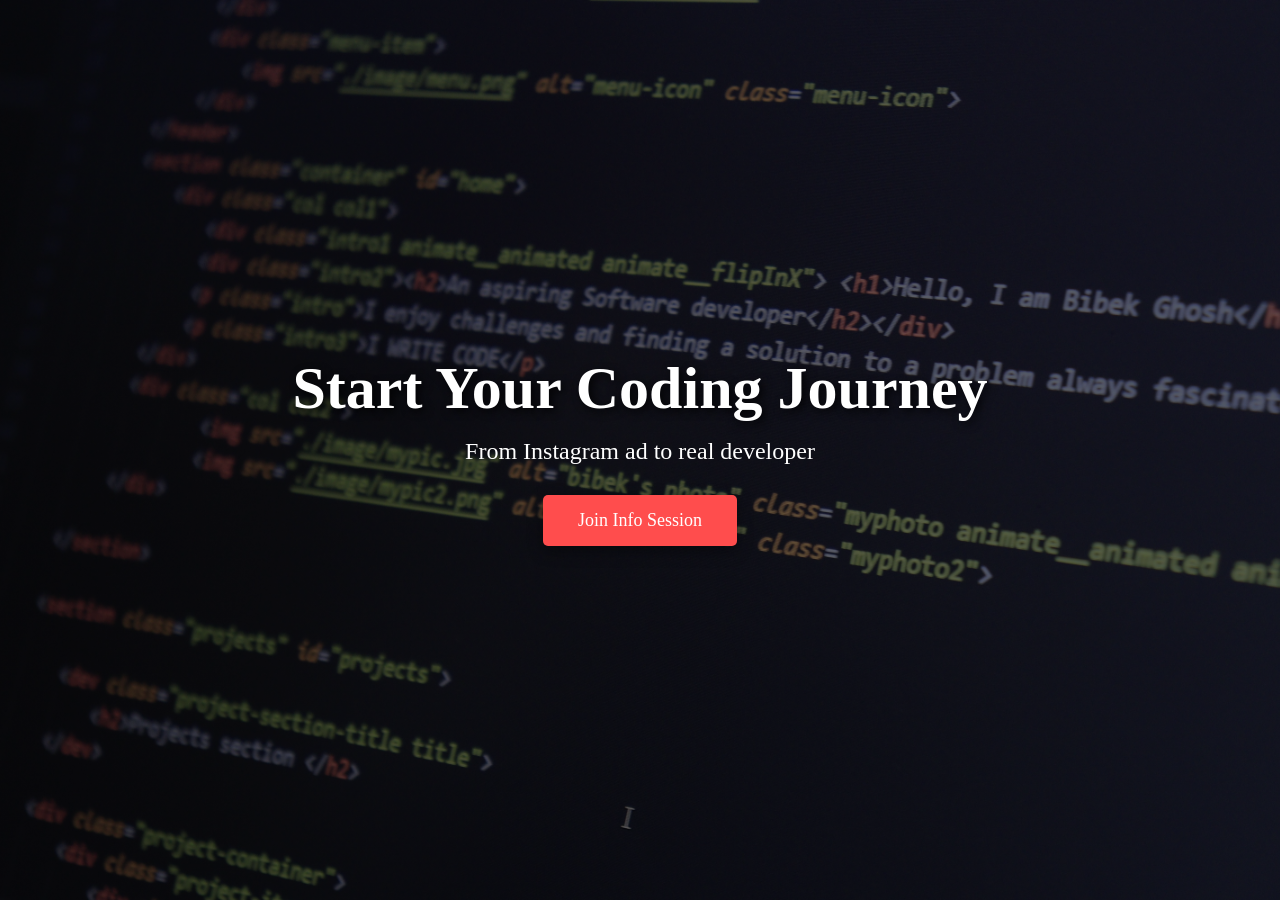
<file: SUIVI!_PROJET_ZAKARIA/HTML_CSS/PROJET-HERO/PROJET-HERO/index.html>
<!DOCTYPE html>
<html lang="fr">
<head>
    <meta charset="UTF-8">
    <meta name="viewport" content="width=device-width, initial-scale=1.0">
    <title>Hero-Section</title>
    <link rel="stylesheet" href="public/css/style.css">
</head>
<body>
    <section class="hero">

        <div class="hero-contenu">

            <h1>Start Your Coding Journey</h1>

            <p>From Instagram ad to real developer</p>

            <a href="#" class="btn">Join Info Session</a>

            <!-- <button class="btn">Join Info Session</button> -->

        </div>

    </section>

</body>
</html>
</file>
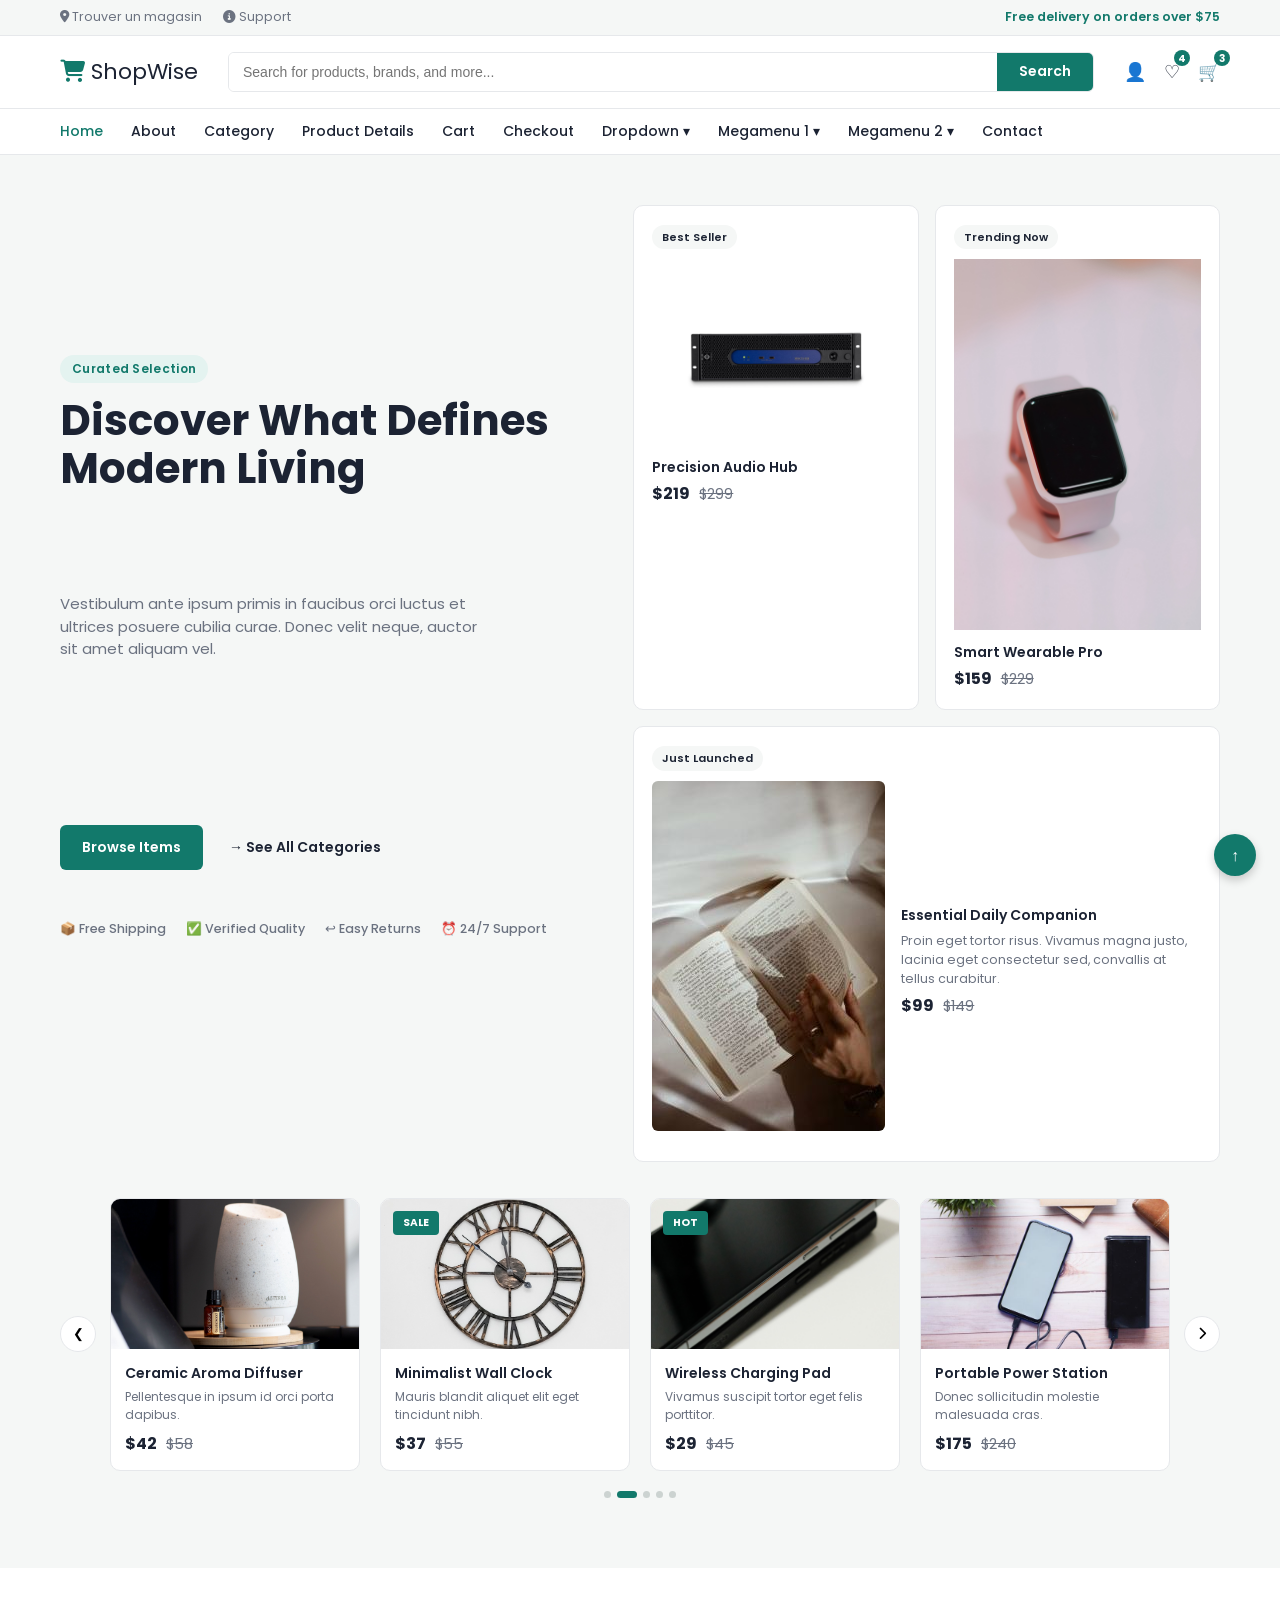
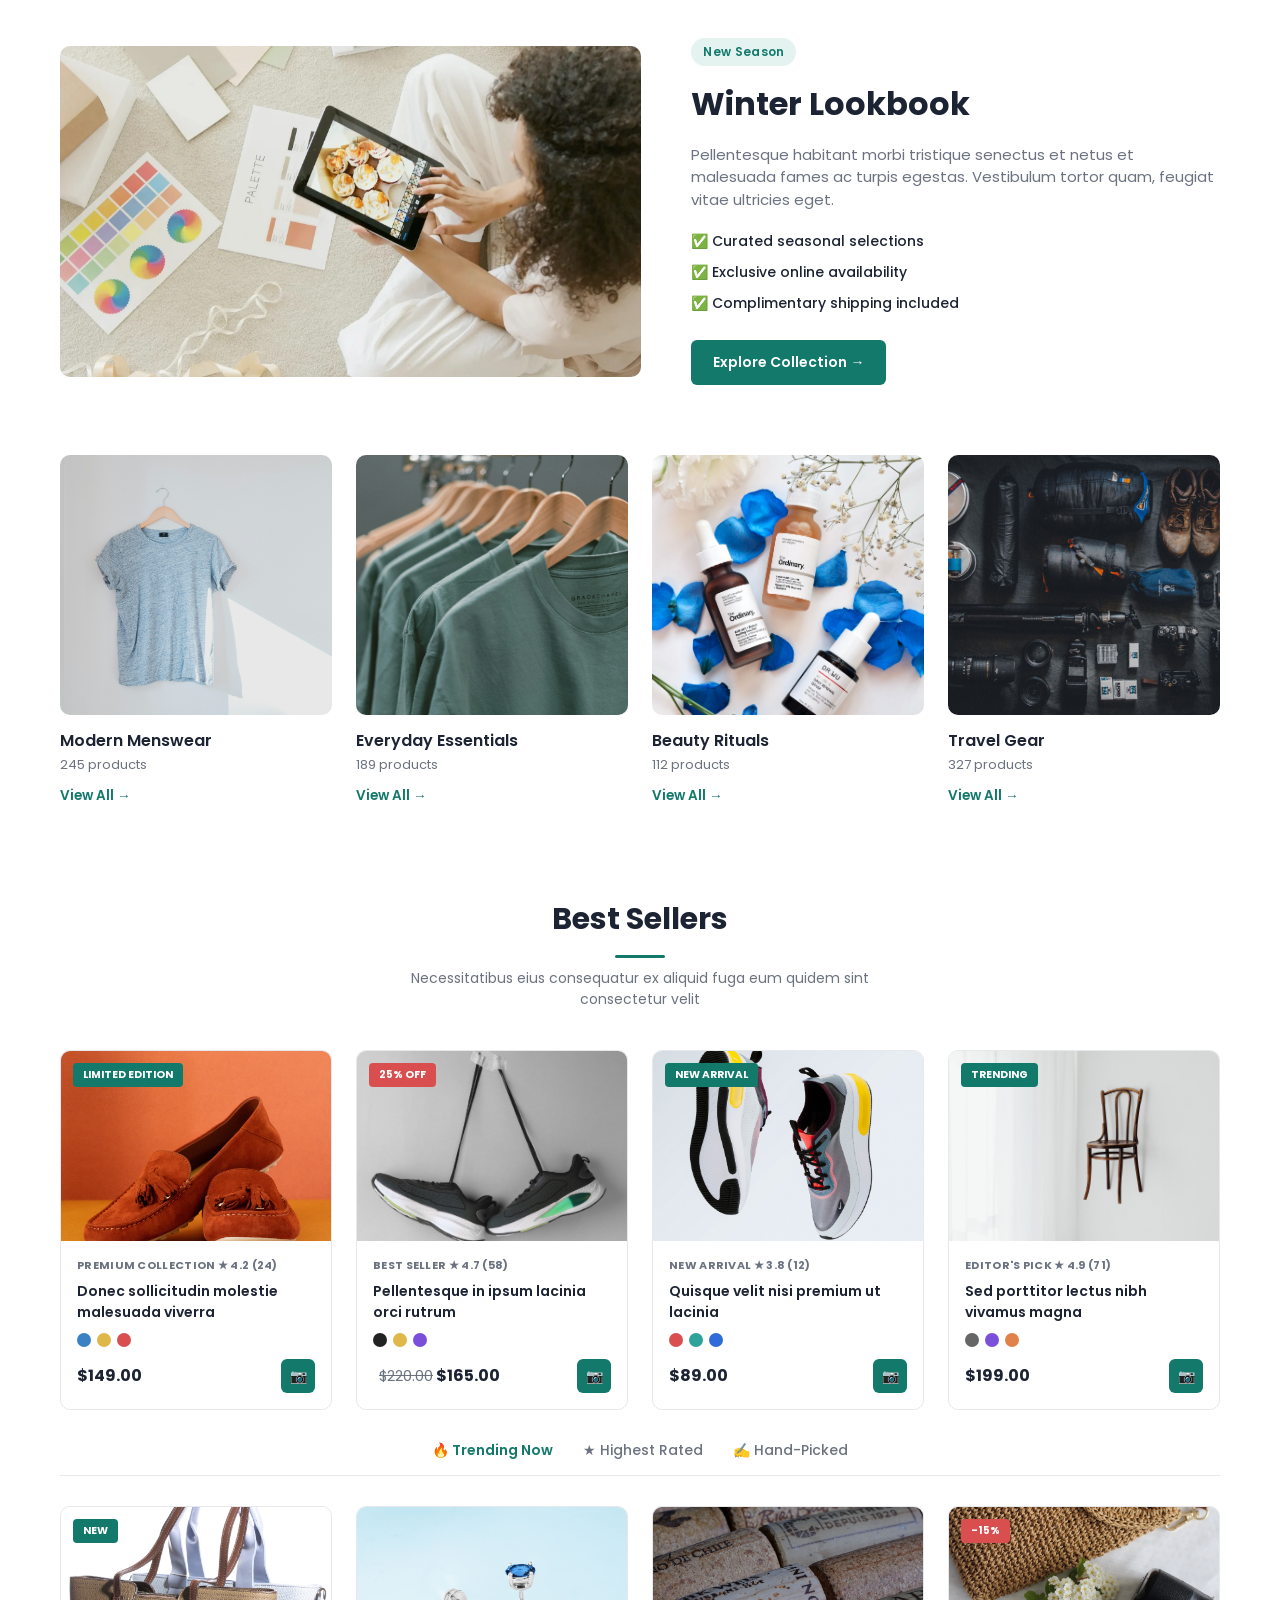
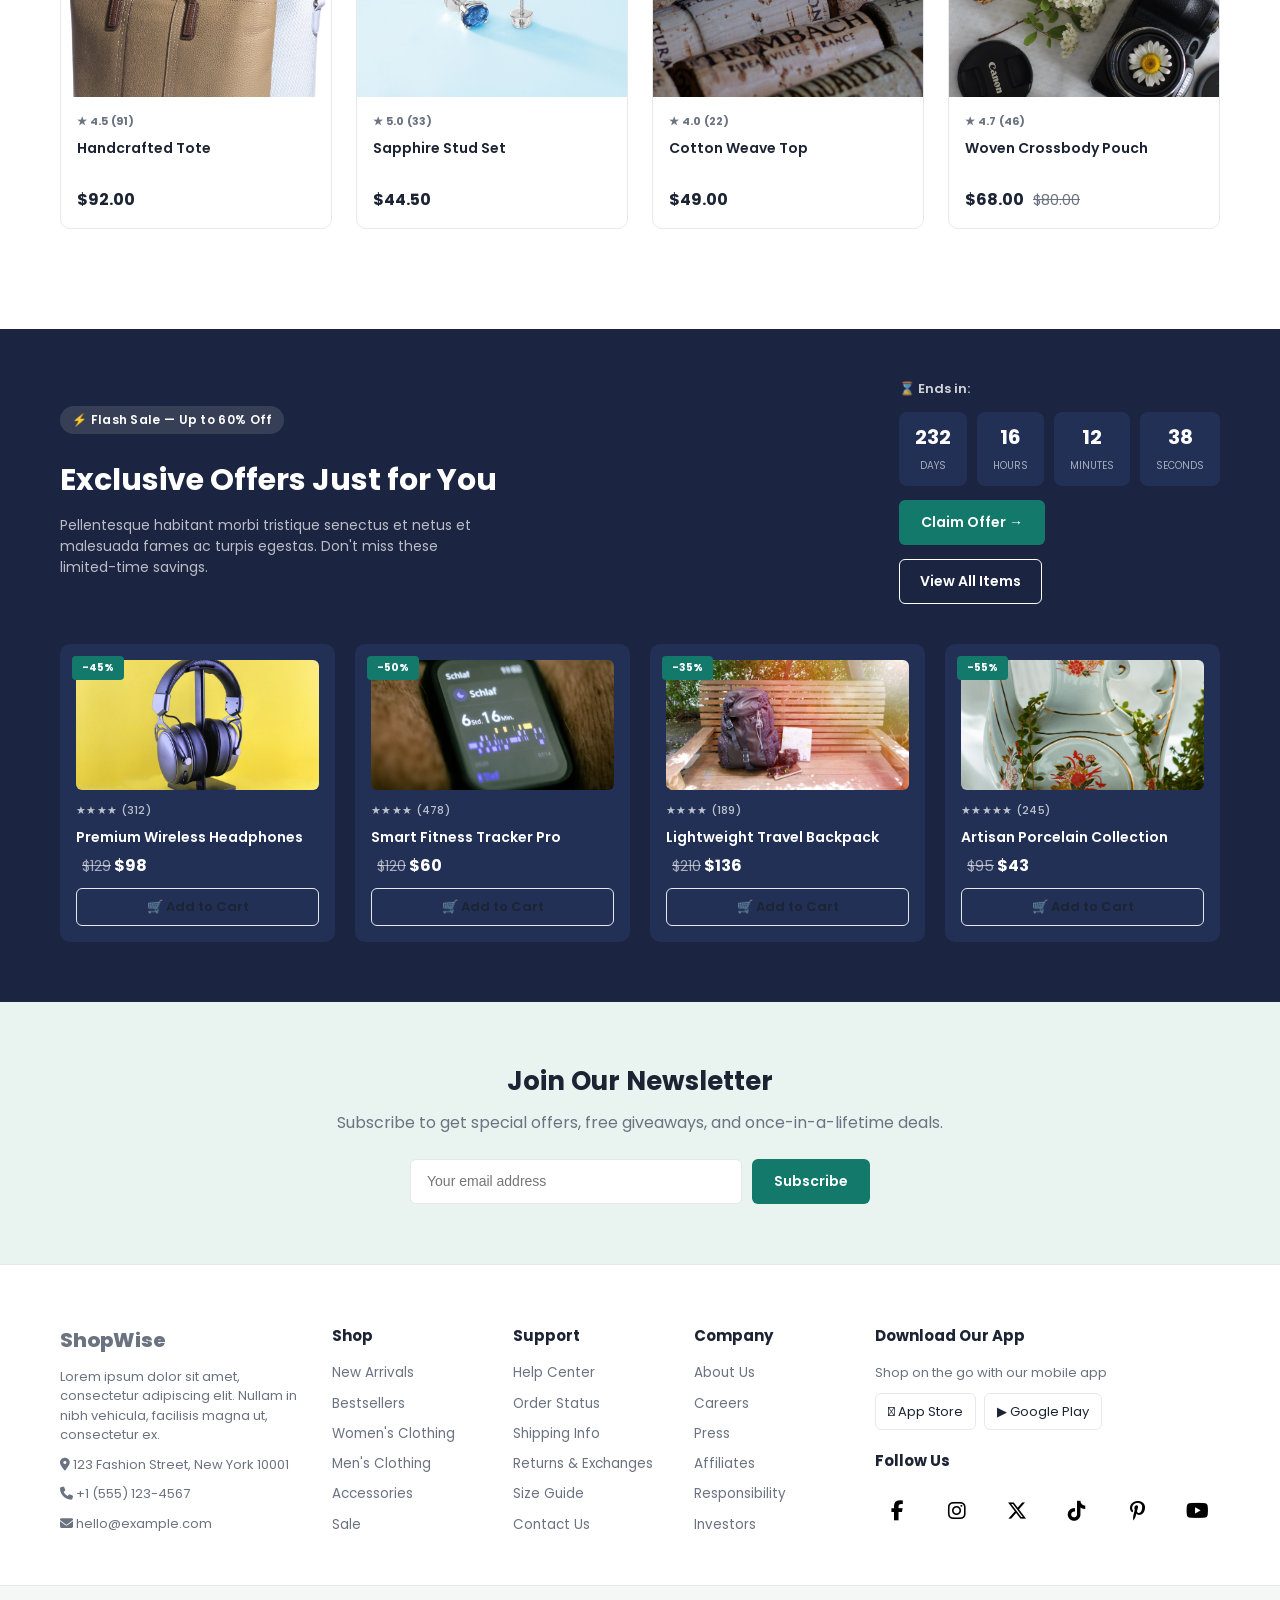
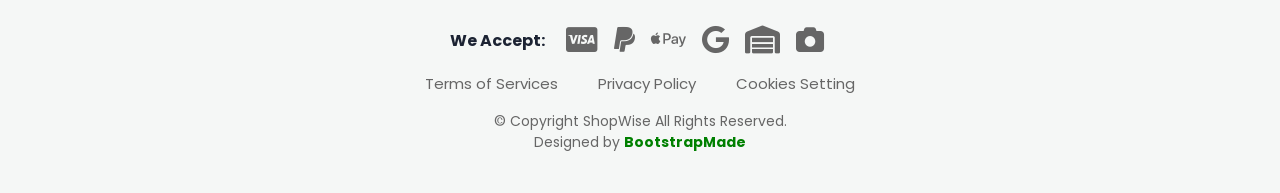
<file: SUIVI!_PROJET_ZAKARIA/HTML_CSS/shop/index .html>
<!DOCTYPE html>
<html lang="fr">
<head>
<meta charset="UTF-8">
<meta name="viewport" content="width=device-width, initial-scale=1.0">
<title>ShopWise</title>
<link rel="stylesheet" href="public/css/style .css">
<link rel="preconnect" href="https://fonts.googleapis.com">
<link href="https://fonts.googleapis.com/css2?family=Poppins:wght@400;500;600;700;800&display=swap" rel="stylesheet">
<link rel="stylesheet" href="https://cdnjs.cloudflare.com/ajax/libs/font-awesome/6.7.2/css/all.min.css">
</head>
<body>

<!-- Topbar -->
<div class="topbar">
  <div class="container topbar-inner">

   <div class="topbar-left">
    <span><i class="fa-solid fa-location-dot"></i> Trouver un magasin</span>
    <span><i class="fa-solid fa-circle-info"></i> Support</span>
     </div>

    <!-- <div class="topbar-left"> -->
      <!-- <span>&#128205; Find a Store</span> -->
      <!-- <span>&#9432; Support</span> -->
    <!-- </div> -->
    <div class="topbar-right">Free delivery on orders over $75</div>
  </div>
</div>

<!-- Header -->
<header class="site-header">
  <div class="container header-inner">
    <a class="logo" href="#">
    <i class="fa-solid fa-cart-shopping"></i>
    ShopWise
        </a>  
    <!-- <a class="logo" href="#">&#128722; ShopWise</a> -->
    <div class="search-bar">
      <input type="text" placeholder="Search for products, brands, and more...">
      <button>Search</button>
    </div>
    <div class="header-icons">
      <a href="#" class="icon">&#128100;</a>
      <a href="#" class="icon badge" data-count="4">&#9825;</a>
      <a href="#" class="icon badge" data-count="3">&#128722;</a>
    </div>
  </div>
</header>

<!-- Nav -->
<nav class="main-nav">
  <div class="container nav-inner">
    <a href="#" class="active">Home</a>
    <a href="#">About</a>
    <a href="#">Category</a>
    <a href="#">Product Details</a>
    <a href="#">Cart</a>
    <a href="#">Checkout</a>
    <a href="#">Dropdown &#9662;</a>
    <a href="#">Megamenu 1 &#9662;</a>
    <a href="#">Megamenu 2 &#9662;</a>
    <a href="#">Contact</a>
  </div>
</nav>

<!-- Hero -->
<section class="hero">
  <div class="container hero-grid">
    <div class="hero-text">
      <span class="eyebrow">Curated Selection</span>
      <h1>Discover What Defines Modern Living</h1>
      <p>Vestibulum ante ipsum primis in faucibus orci luctus et ultrices posuere cubilia curae. Donec velit neque, auctor sit amet aliquam vel.</p>
      <br><br><br>
      <div class="hero-buttons">
        <button class="btn-primary">Browse Items</button>
        <button class="btn-secondary">&#8594; See All Categories</button>
      </div>
      <div class="hero-features">
        <span>&#128230; Free Shipping</span>
        <span>&#9989; Verified Quality</span>
        <span>&#8617; Easy Returns</span>
        <span>&#9200; 24/7 Support</span>
      </div>
    </div>

    <div class="hero-cards">
      <div class="hero-card">
        <span class="tag">Best Seller</span>
        <img src="./public/assets/images/SPACE-HUB.jpg" alt="Precision Audio Hub">
        <p class="card-title">Precision Audio Hub</p>
        <p class="price">$219 <s>$299</s></p>
      </div>
      <div class="hero-card">
        <span class="tag">Trending Now</span>
        <img src="./public/assets/images/Watch-intlg.jpg" alt="Smart Wearable Pro">
        <p class="card-title">Smart Wearable Pro</p>
        <p class="price">$159 <s>$229</s></p>
      </div>
      <div class="hero-card wide">
        <span class="tag">Just Launched</span>
        <div class="wide-inner">
          <img src="public/assets/images/Essential Daily Companion_2.jpg" alt="Essential Daily Companion">
          <div>
            <p class="card-title">Essential Daily Companion</p>
            <p class="desc">Proin eget tortor risus. Vivamus magna justo, lacinia eget consectetur sed, convallis at tellus curabitur.</p>
            <p class="price">$99 <s>$149</s></p>
          </div>
        </div>
      </div>
    </div>
  </div>

  <!-- Product carousel -->
  <div class="container carousel">
    <button class="carousel-btn prev">&#10094;</button>
    <div class="carousel-track">
      <div class="product-card">
        <img src="./public/assets/images/Ceramic Aroma Diffuse.jpg" alt="Ceramic Aroma Diffuser">
        <div class="product-body">
          <p class="product-title">Ceramic Aroma Diffuser</p>
          <p class="product-desc">Pellentesque in ipsum id orci porta dapibus.</p>
          <p class="price">$42 <s>$58</s></p>
        </div>
      </div>
      <div class="product-card">
        <span class="badge-tag">Sale</span>
        <img src="./public/assets/images/Minimalist Wall Clock.jpg" alt="Minimalist Wall Clock">
        <div class="product-body">
          <p class="product-title">Minimalist Wall Clock</p>
          <p class="product-desc">Mauris blandit aliquet elit eget tincidunt nibh.</p>
          <p class="price">$37 <s>$55</s></p>
        </div>
      </div>
      <div class="product-card">
        <span class="badge-tag">Hot</span>
        <img src="./public/assets/images/Wireless Charging Pad.jpg" alt="Wireless Charging Pad">
        <div class="product-body">
          <p class="product-title">Wireless Charging Pad</p>
          <p class="product-desc">Vivamus suscipit tortor eget felis porttitor.</p>
          <p class="price">$29 <s>$45</s></p>
        </div>
      </div>
      <div class="product-card">
        <img src="./public/assets/images/Portable Power Station.jpg" alt="Portable Power Station">
        <div class="product-body">
          <p class="product-title">Portable Power Station</p>
          <p class="product-desc">Donec sollicitudin molestie malesuada cras.</p>
          <p class="price">$175 <s>$240</s></p>
        </div>
      </div>
    </div>
        <button class="carousel-btn next"> 
    <i class="fa-solid fa-chevron-right"></i>
     </button>               
    <!-- <button class="carousel-btn next">&#10095;</button> -->
  </div>
  <div class="dots">
    <span></span><span class="active"></span><span></span><span></span><span></span>
  </div>
</section>

<!-- Lookbook -->
<section class="lookbook">
  <div class="container lookbook-grid">
    <img class="lookbook-img" src="./public/assets/images/GroupProject-sect-3.png" alt="Winter Lookbook">
    <div class="lookbook-text">
      <span class="eyebrow">New Season</span>
      <h2>Winter Lookbook</h2>
      <p>Pellentesque habitant morbi tristique senectus et netus et malesuada fames ac turpis egestas. Vestibulum tortor quam, feugiat vitae ultricies eget.</p>
      <ul>

        <li>
          <!-- <i class="fa-solid fa-check"></i> -->
            <!-- Curated seasonal selections -->
             <!-- </li> -->
        <li>&#9989; Curated seasonal selections</li>
        <li>&#9989; Exclusive online availability</li>
        <li>&#9989; Complimentary shipping included</li>
      </ul>
      <button class="btn-primary">Explore Collection &#8594;</button>
    </div>
  </div>
</section>

<!-- Categories -->
<section class="categories">
  <div class="container categories-grid">
    <div class="category-card">
      <img src="./public/assets/images/cristofer-H.jpg" alt="Modern Menswear">
      <p class="cat-title">Modern Menswear</p>
      <p class="cat-count">245 products</p>
      <a href="#">View All &#8594;</a>
    </div>
    <div class="category-card">
      <img src="./public/assets/images/henman--.jpg" alt="Everyday Essentials">
      <p class="cat-title">Everyday Essentials</p>
      <p class="cat-count">189 products</p>
      <a href="#">View All &#8594;</a>
    </div>
    <div class="category-card">
      <img src="./public/assets/images/rtbtt.jpg" alt="Beauty Rituals">
      <p class="cat-title">Beauty Rituals</p>
      <p class="cat-count">112 products</p>
      <a href="#">View All &#8594;</a>
    </div>
    <div class="category-card">
      <img src="./public/assets/images/equip-voy.jpg" alt="Travel Gear">
      <p class="cat-title">Travel Gear</p>
      <p class="cat-count">327 products</p>
      <a href="#">View All &#8594;</a>
    </div>
  </div>
</section>

<!-- Best Sellers -->
<section class="best-sellers">
  <div class="container">
    <h2 class="section-title">Best Sellers</h2>
    <p class="section-subtitle">Necessitatibus eius consequatur ex aliquid fuga eum quidem sint consectetur velit</p>

    <div class="products-grid">
      <div class="shop-card">
        <div class="shop-img">
          <span class="badge-tag">Limited Edition</span>
          <img src="./public/assets/images/chauss-f.jpg" alt="Heels">
        </div>
        <div class="shop-body">
          <p class="shop-meta">PREMIUM COLLECTION &#9733; 4.2 (24)</p>
          <p class="shop-title">Donec sollicitudin molestie malesuada viverra</p>
          <div class="swatches"><span style="background:#3b82c4"></span><span style="background:#e0b84a"></span><span style="background:#d94f4f"></span></div>
          <div class="shop-footer">
            <p class="price">$149.00</p>
            <button class="icon-btn">&#128247;</button>
          </div>
        </div>
      </div>

      <div class="shop-card">
        <div class="shop-img">
          <span class="badge-tag red">25% Off</span>
          <img src="./public/assets/images/basket.jpg" alt="Sneaker">
        </div>
        <div class="shop-body">
          <p class="shop-meta">BEST SELLER &#9733; 4.7 (58)</p>
          <p class="shop-title">Pellentesque in ipsum lacinia orci rutrum</p>
          <div class="swatches"><span style="background:#222"></span><span style="background:#e0b84a"></span><span style="background:#7a4fd9"></span></div>
          <div class="shop-footer">
            <p class="price"><s>$220.00</s> $165.00</p>
            <button class="icon-btn">&#128247;</button>
          </div>
        </div>
      </div>

      <div class="shop-card">
        <div class="shop-img">
          <span class="badge-tag">New Arrival</span>
          <img src="./public/assets/images/chauss-courss.jpg" alt="Running Shoe">
        </div>
        <div class="shop-body">
          <p class="shop-meta">NEW ARRIVAL &#9733; 3.8 (12)</p>
          <p class="shop-title">Quisque velit nisi premium ut lacinia</p>
          <div class="swatches"><span style="background:#d94f4f"></span><span style="background:#2fa39a"></span><span style="background:#2f6bd9"></span></div>
          <div class="shop-footer">
            <p class="price">$89.00</p>
            <button class="icon-btn">&#128247;</button>
          </div>
        </div>
      </div>

      <div class="shop-card">
        <div class="shop-img">
          <span class="badge-tag">Trending</span>
          <img src="./public/assets/images/chaiz.jpg" alt="Chair">
        </div>
        <div class="shop-body">
          <p class="shop-meta">EDITOR'S PICK &#9733; 4.9 (71)</p>
          <p class="shop-title">Sed porttitor lectus nibh vivamus magna</p>
          <div class="swatches"><span style="background:#666"></span><span style="background:#7a4fd9"></span><span style="background:#e0824a"></span></div>
          <div class="shop-footer">
            <p class="price">$199.00</p>
            <button class="icon-btn">&#128247;</button>
          </div>
        </div>
      </div>
    </div>

    <!-- Trending tabs -->
    <div class="tabs">
      <span class="tab active">&#128293; Trending Now</span>
      <span class="tab">&#9733; Highest Rated</span>
      <span class="tab">&#9997; Hand-Picked</span>
    </div>

    <div class="products-grid">
      <div class="shop-card">
        <div class="shop-img">
          <span class="badge-tag">New</span>
          <img src="public/assets/images/Handcrafted Tote.jpg" alt="Tote Bag">
        </div>
        <div class="shop-body">
          <p class="shop-meta">&#9733; 4.5 (91)</p>
          <p class="shop-title">Handcrafted Tote</p>
          <div class="shop-footer">
            <p class="price">$92.00</p>
          </div>
        </div>
      </div>
      <div class="shop-card">
        <div class="shop-img">
          <img src="public/assets/images/Parure de clous d'oreilles en saphir.jpg" alt="clousafir">
        </div>
        <div class="shop-body">
          <p class="shop-meta">&#9733; 5.0 (33)</p>
          <p class="shop-title">Sapphire Stud Set</p>
          <div class="shop-footer">
            <p class="price">$44.50</p>
          </div>
        </div>
      </div>
      <div class="shop-card">
        <div class="shop-img">
          <img src="public/assets/images/Haut en coton tissé.jpg" alt="coton-tissé">
        </div>
        <div class="shop-body">
          <p class="shop-meta">&#9733; 4.0 (22)</p>
          <p class="shop-title">Cotton Weave Top</p>
          <div class="shop-footer">
            <p class="price">$49.00</p>
          </div>
        </div>
      </div>
      <div class="shop-card">
        <div class="shop-img">
          <span class="badge-tag red">-15%</span>
          <img src="public/assets/images/pochette bandoulière tressée.jpg" alt="Pochette-tressé">
        </div>
        <div class="shop-body">
          <p class="shop-meta">&#9733; 4.7 (46)</p>
          <p class="shop-title">Woven Crossbody Pouch</p>
          <div class="shop-footer">
            <p class="price">$68.00 <s>$80.00</s></p>
          </div>
        </div>
      </div>
    </div>
  </div>
</section>

<!-- Offers -->
<section class="offers">
  <div class="container offers-top">
    <div class="offers-info">
      <span class="eyebrow light">&#9889; Flash Sale — Up to 60% Off</span>
      <h2>Exclusive Offers Just for You</h2>
      <p>Pellentesque habitant morbi tristique senectus et netus et malesuada fames ac turpis egestas. Don't miss these limited-time savings.</p>
    </div>
    <div class="countdown">
      <span class="label">&#8987; Ends in:</span>
      <div class="countdown-boxes">
        <div><strong>232</strong><small>Days</small></div>
        <div><strong>16</strong><small>Hours</small></div>
        <div><strong>12</strong><small>Minutes</small></div>
        <div><strong>38</strong><small>Seconds</small></div>
      </div>
      <button class="btn-primary">Claim Offer &#8594;</button>
      <button class="btn-outline">View All Items</button>
    </div>
  </div>

  <div class="container offers-grid">
    <div class="offer-card">
      <span class="badge-tag green">-45%</span>
      <img src="public/assets/images/Premium Wireless Headphones.jpg" alt="Premium Wireless Headphones">
      <p class="shop-meta light">&#9733;&#9733;&#9733;&#9733; (312)</p>
      <p class="offer-title">Premium Wireless Headphones</p>
      <p class="price light"><s>$129</s> $98</p>
      <button class="btn-outline small">&#128722; Add to Cart</button>
    </div>
    <div class="offer-card">
      <span class="badge-tag green">-50%</span>
      <img src="public/assets/images/Smart Fitness Tracker Pro.jpg" alt="Smart Fitness Tracker Pro">
      <p class="shop-meta light">&#9733;&#9733;&#9733;&#9733; (478)</p>
      <p class="offer-title">Smart Fitness Tracker Pro</p>
      <p class="price light"><s>$120</s> $60</p>
      <button class="btn-outline small">&#128722; Add to Cart</button>
    </div>
    <div class="offer-card">
      <span class="badge-tag green">-35%</span>
      <img src="public/assets/images/Lightweight Travel Backpack.jpg" alt="Lightweight Travel Backpack">
      <p class="shop-meta light">&#9733;&#9733;&#9733;&#9733; (189)</p>
      <p class="offer-title">Lightweight Travel Backpack</p>
      <p class="price light"><s>$210</s> $136</p>
      <button class="btn-outline small">&#128722; Add to Cart</button>
    </div>
    <div class="offer-card">
      <span class="badge-tag green">-55%</span>
      <img src="public/assets/images/Artisan Porcelain Collection.jpg" alt="Artisan Porcelain Collection">
      <p class="shop-meta light">&#9733;&#9733;&#9733;&#9733;&#9733; (245)</p>
      <p class="offer-title">Artisan Porcelain Collection</p>
      <p class="price light"><s>$95</s> $43</p>
      <button class="btn-outline small">&#128722; Add to Cart</button>
    </div>
  </div>
</section>

<!-- Newsletter -->
<section class="newsletter">
  <div class="container">
    <h2>Join Our Newsletter</h2>
    <p>Subscribe to get special offers, free giveaways, and once-in-a-lifetime deals.</p>
    <div class="newsletter-form">
      <input type="email" placeholder="Your email address">
      <button class="btn-primary">Subscribe</button>
    </div>
  </div>
</section>

<!-- Footer -->
<footer class="site-footer">
  <div class="container footer-grid">
    <div class="footer-col">
      <p class="logo">ShopWise</p>
      <p>Lorem ipsum dolor sit amet, consectetur adipiscing elit. Nullam in nibh vehicula, facilisis magna ut, consectetur ex.</p>
      <!-- <p>&#128205; 123 Fashion Street, New York 10001</p> -->
      <p><i class="fa-solid fa-location-dot"></i> 123 Fashion Street, New York 10001</p>
         <!-- <p>&#128222; +1 (555) 123-4567</p> -->
         <p><i class="fa-solid fa-phone"></i> +1 (555) 123-4567</p>
      <p><i class="fa-solid fa-envelope"></i> hello@example.com</p>
      <!-- <p>&#9993; hello@example.com</p> -->
    </div>
    <div class="footer-col">
      <h4>Shop</h4>
      <a href="#">New Arrivals</a>
      <a href="#">Bestsellers</a>
      <a href="#">Women's Clothing</a>
      <a href="#">Men's Clothing</a>
      <a href="#">Accessories</a>
      <a href="#">Sale</a>
    </div>
    <div class="footer-col">
      <h4>Support</h4>
      <a href="#">Help Center</a>
      <a href="#">Order Status</a>
      <a href="#">Shipping Info</a>
      <a href="#">Returns &amp; Exchanges</a>
      <a href="#">Size Guide</a>
      <a href="#">Contact Us</a>
    </div>
    <div class="footer-col">
      <h4>Company</h4>
      <a href="#">About Us</a>
      <a href="#">Careers</a>
      <a href="#">Press</a>
      <a href="#">Affiliates</a>
      <a href="#">Responsibility</a>
      <a href="#">Investors</a>
    </div>
    <div class="footer-col">
      <h4>Download Our App</h4>
      <p>Shop on the go with our mobile app</p>
      <div class="store-buttons">
        <span>&#63743; App Store</span>
        <span>&#9654; Google Play</span>
      </div>
      <h4>Follow Us</h4>
      <!-- <div class="social-icons"> -->
        <!-- <span>f</span><span>ig</span><span>x</span><span>tt</span><span>p</span><span>yt</span> -->
      <!-- </div> -->
      <!-- vrais icons  -->
     <div class="social-icons">
     <a href="#"><i class="fa-brands fa-facebook-f"></i></a>
     <a href="#"><i class="fa-brands fa-instagram"></i></a>
     <a href="#"><i class="fa-brands fa-x-twitter"></i></a>
     <a href="#"><i class="fa-brands fa-tiktok"></i></a>
     <a href="#"><i class="fa-brands fa-pinterest-p"></i></a>
     <a href="#"><i class="fa-brands fa-youtube"></i></a>
      </div>
      <!-- fin icons  -->
    </div>
  </div>
  <div class="footer-bottom">
     <div class="footer-bottom-inner">

    <!-- 1ère ligne -->
    <div class="footer-top">
        <p class="accept-text">We Accept:</p>
        <div class="accept-icons">
            <i class="fa-brands fa-cc-visa"></i>
            <i class="fa-brands fa-paypal"></i>
            <i class="fa-brands fa-apple-pay"></i>
            <i class="fa-brands fa-google"></i>
            <i class="fa-solid fa-warehouse"></i>
            <i class="fa-solid fa-camera"></i>
        </div>
    </div>
    <!-- 2ème ligne -->
    <div class="footer-links">
        <span>Terms of Services</span>
        <span>Privacy Policy</span>
        <span>Cookies Setting</span>
    </div>
    <!-- 3ème ligne -->
    <div class="footer-copy">
        <p>&copy; Copyright ShopWise All Rights Reserved.</p>
         
         <p> Designed by  <span class="vert">BootstrapMade</span><p>
    </div>

</div>

    <!-- ---------------------------------------------                                                     -->
    <!-- <div class="container footer-bottom-inner"> -->
      <!-- <p>We Accept:</p> -->
      <!-- <p>&#169; Copyright ShopWise. All Rights Reserved.<br>Designed by BootstrapMade</p> -->
     <!-- <p>&copy;  Copyright ShopWise. All Rights Reserved.<br>Designed by BootstrapMade</p> -->
      <!-- <p>&copy; Copyright <span class="vert">BootstrapMade</span>. All Rights Reserved.</p> -->
        <!-- <div class="Accept-icons"> -->
        <!-- <a href="#"><i class="fa-brands fa-cc-visa"></i></a>  -->
        <!-- <a href="#"><i class="fa-brands fa-paypal"></i></a> -->
        <!-- <a href="#"><i class="fa-brands fa-apple-pay"></i></a> -->
        <!-- <a href="#"><i class="fa-brands fa-google"></i></a> -->
         <!-- <a href="#"><i class="fa-solid fa-warehouse"></i></a> -->
        <!-- <a href="#"><i class="fa-solid fa-camera"></i></a> <br><br> -->
          <!-- <span>Terms of Services</span>      <span>Prvaty Policy</span>           <span>Cookies Setting </span>   -->
    <!-- </div> -->
  </div>

<!-- <button class="scroll-top">↑</button> -->
  <button class="scroll-top">&#8593;</button>
</footer>

<!-- </footer> -->
<!-- <button class="scroll-top">↑</button> -->
<!-- <button class="scroll-top">&#8593;</button> -->

</body>
</html>
</file>
<file: SUIVI!_PROJET_ZAKARIA/HTML_CSS/fl5/style.css>
*{
    margin:0;
    padding:0;
    box-sizing:border-box;
}

body{
    background:#ddd;
    padding:10px;
    font-family:Arial, sans-serif;
}

.container{
    display:flex;
    gap:10px;
}

/* Colonnes */
.left,
.right{
    width:50%;
    display:flex;
    flex-direction:column;
    gap:10px;
}

/* Style général des blocs */
.box{
    background:red;
    color:white;
    border:2px solid white;
    display:flex;
    justify-content:center;
    align-items:center;
    font-size:32px;
}

/* Partie gauche */

.top-box{
    height:90px;
}

.group-vertical{
    display:flex;
    flex-direction:column;
    gap:10px;
}

.small-box{
    height:55px;
}

.group-horizontal{
    display:flex;
    gap:10px;
}

.group-horizontal .box{
    flex:1;
    height:190px;
}

/* Partie droite */

.big-box{
    height:190px;
}

.middle{
    display:flex;
    gap:10px;
}

.middle .box{
    flex:1;
    height:190px;
}

.bottom-box{
    height:95px;
}
</file>
<file: SUIVI!_PROJET_ZAKARIA/HTML_CSS/GRID_PRJT/style.css>
/* Réinitialisation */
*{
    margin:0;
    padding:0;
    box-sizing:border-box;
}

body{
    background:#ddd;
    padding:10px;
    font-family:Arial, sans-serif;
}

/* Conteneur principal */
.container{
    display:grid;

    /* 2 colonnes de même largeur */
    grid-template-columns: 1fr 1fr;

    gap:10px;
}

/* Colonnes gauche et droite */
.gauche,
.droite{
    display:grid;
    gap:10px;
}

/* Style des blocs */
.box{
    background:red;
    color:white;
    border:2px solid white;

    display:flex;
    justify-content:center;
    align-items:center;

    font-size:30px;
}

/* Partie gauche */

.gauche > .box{
    height:90px;
}

.vertical{
    display:grid;
    gap:10px;
}

.vertical .box{
    height:60px;
}

.horizontal{
    display:grid;

    /* 5 colonnes égales */
    grid-template-columns: repeat(5, 1fr);

    gap:10px;
}

.horizontal .box{
    height:180px;
}

/* Partie droite */

.grand{
    height:190px;
}

.milieu{
    display:grid;

    /* 2 colonnes */
    grid-template-columns: 1fr 1fr;

    gap:10px;
}

.milieu .box{
    height:190px;
}

.droite > .box:not(.grand){
    height:95px;
}
</file>
<file: SUIVI!_PROJET_ZAKARIA/HTML_CSS/Mini-PROJET/public/css/style.css>
*{
    margin:0;
    padding:0;
    box-sizing:border-box;
}

body{
    font-family: Arial, sans-serif;
    background:white
 }
header{
    /* width:90%; */
     padding:30px 0;
    background: white;
    display:flex;
    justify-content:space-between;
    align-items:center;
}
/* .logo h2{ */
    /* color:#314584; */
    /* font-size:32px; */
    /* font-weight:bold; */
/* } */

nav ul{
    list-style:none;
    display:flex;
    gap:40px;
}

nav ul li a{
    text-decoration:none;
    color:#314584;
    font-weight:600;
}

nav ul li .home{
    color: red;
}

.btn-contact{
    text-decoration:none;

    background:white;
    color:#ff3946;

    padding:15px 30px;

     border-radius:5px;
}
/* HERO */

.hero{
    width:90%;
    margin:80px auto;

    display:flex;
    justify-content:space-between;
    align-items:center;
}

.hero-text{
    width:50%;

}
.hero-text h1{
    font-size:70px;
    color:#314584;

    /* line-height:1.2; espace entre les ligne */

    margin-bottom:30px;
}
.hero-text p{
    color:#6e757a;

    line-height:30px;

    width:80%;

    margin-bottom:40px;
}

.hero-buttons{
    display:flex;
    align-items:center;
    gap:30px;
}
.btn-red{
    background: red;
    border-radius: 40px;
    width: 150px;
    height: 50px;
    color: white;
  align-content:center;
  text-decoration: none;
  padding:18px;
}
.btn-lien{
text-decoration:none;
 font-weight:bold;
 color: #314584;
}

.hero-image{
    width: 50%; 
 margin-right: 70px; 
 background-position-y: top;
 
}
.hero-image img{
    width: 100%;
}
/* .hero-image img{ */
    /* width:100%; */
/* } */

.services{

    width:90%;
    margin:120px auto;

    display:flex;
    justify-content:space-between;
    align-items:flex-start;

    gap:40px;
}
.services-gauche{
    width:30%;
}
.services-gauche h2{

    font-size:50px;
    color:#314584;
    margin-bottom:40px;
}
.service-card{
    width:35%;
    
    background:white;
    
    padding:50px 35px;

    border-radius:5px;

}

.service-card img{
    width: 100px;
    margin-bottom:30px;
    font-size: 40px;  


}    
.service-card h3{

    color:#314584;

    font-size:35px;

    line-height:1.4;

    margin-bottom:30px;
}
.service-card p{

    color:#6e757a;

    line-height:30px;
}
.contact{
    width:90%;
    margin:120px auto;
}
.contact span{
    color:#ff3946;

    font-weight:bold;

    letter-spacing:2px;
}
.contact h2{

    color:#314584;

    font-size:50px;

    margin:20px 0 50px;
}
.input-group{

    display:flex;

    gap:20px;

    margin-bottom:20px;
}
.input-group input{

    width:50%;

    padding:20px;

    border:none;

    outline:none;

    background:#edf3fa;

    font-size:16px;
}
textarea{

    width:100%;
    height:200px;

    padding:20px;

    border:none;

    outline:none;

    background:#edf3fa;
/* empêche l'utilisateur de redimensionner la zone */
    resize:none;

    font-size:16px;

    margin-bottom:40px;
}
form{
    text-align:center;
}
form button{

    background:#ff3946;
     color:white;

    border:none;

    padding:18px 45px;

    border-radius:40px;

    font-size:16px;

    font-weight:bold;

    cursor:pointer;
}
form button:hover{
    opacity:0.9;
}
footer{

    background:#314584;

    text-align:center;

    padding:80px 20px;
}
.footer-logo{

    color:white;

    font-size:15px;

    font-weight:bold;

    letter-spacing:3px;

    margin-bottom:20px;
}
footer h2{

    color:#ff3946;

    font-size:50px;

    margin-bottom:40px;
}
.footer-menu{
    margin-bottom:40px;
}
.footer-menu a{
text-decoration: none;

color: white;
margin:0 20px;

}
.copyright{

    color:white;

    margin-bottom:40px;
}
.social-icons a{

    color:white;

    text-decoration:none;

    margin:0 20px;

    font-size:30px;

    font-weight:bold;
}
 /* .social-icons a{  */

/* font-size:30px; */

 /* }  */
</file>
<file: SUIVI!_PROJET_ZAKARIA/HTML_CSS/PROJET_FORM/public/css/style.css>
*{
    margin:0;
    padding:0;
    box-sizing:border-box;
}
body{
    background-color:#1b2c48;
    font-family: Arial;
}
form{
    width:700px;
    margin:30px auto;
    background-color:#344863;
    padding:20px;
    border-radius:10px;
    color:white;
}
h1{
    text-align:center;
    color: white;
}

input,
select,
textarea{
    width:100%;
    padding:10px;
    margin-top:5px;
    margin-bottom:15px;
    border:none;
    border-radius:5px;
    background-color:#4a5a72;
    color:white;
}

/* Chrome, Edge, and Safari */
::-webkit-input-placeholder {
  color: #dcdcdc;
}
button{
    width:100%;
    padding:12px;
    background-color:#008cff;
    color:white;
    border:none;
    border-radius:5px;
    cursor:pointer;
}
input[type="radio"],
input[type="checkbox"]{
    width:auto;
    margin-right:5px;
}
/*.name-row {
    display: flex;
    gap: 20px;
    margin-bottom: 20px;
}

.name-row div {
    display: flex;
    flex-direction: column;
}
</file>
<file: SUIVI!_PROJET_ZAKARIA/HTML_CSS/PROJET_FORMSS/public/css/style.css>
*{
    margin:0;
    padding:0;
    box-sizing:border-box;
}
body{
    background-color:#1b2c48;
    font-family: Arial;
}
form{
    width:700px;
    margin:30px auto;
    background-color:#344863;
    padding:20px;
    border-radius:10px;
    color:white;
}
h1{
    text-align:center;
    color: white;
}

input,
select,
textarea{
    width:100%;
    padding:10px;
    margin-top:5px;
    margin-bottom:15px;
    border:none;
    border-radius:5px;
    background-color:#4a5a72;
    color:white;
}

/* Chrome, Edge, and Safari */
::-webkit-input-placeholder {
  color: #dcdcdc;
}
button{
    width:100%;
    padding:12px;
    background-color:#008cff;
    color:white;
    border:none;
    border-radius:5px;
    cursor:pointer;
}
input[type="radio"],
input[type="checkbox"]{
    width:auto;
    margin-right:5px;
}
/*.name-row {
    display: flex;
    gap: 20px;
    margin-bottom: 20px;
}

.name-row div {
    display: flex;
    flex-direction: column;
}
</file>
<file: SUIVI!_PROJET_ZAKARIA/HTML_CSS/PROJET_MYSITE/public/css/style.css>
/* ==============================
   RÉINITIALISATION GÉNÉRALE
============================== */

*{
    margin:0;
    padding:0;
    box-sizing:border-box;
}

/* ==============================
   STYLE GÉNÉRAL DE LA PAGE
============================== */

body{
    background-color:#f2f2f2;
    font-family:Arial, sans-serif;
    padding:40px;
}

/* Titres principaux */

h2{
    text-align:center;
    font-size:40px;
    margin-bottom:40px;
}

/* ==============================
   SECTION SERVICES
============================== */

.services{

    /* Activation du système Grid */
    display:grid;

    /* 3 colonnes de même largeur */
    grid-template-columns:repeat(3,1fr);

    /* Espacement entre les blocs */
    gap:20px;

    max-width:1100px;

    margin:auto;

    margin-bottom:100px;
}

/* Carte de service */

.service{

    background-color:white;

    padding:25px;

    border-radius:10px;

    /* Ombre légère */
    box-shadow:0 2px 8px rgba(0,0,0,0.1);
}

.service h3{
    margin-bottom:10px;
}

/* ==============================
   SECTION PRODUITS
============================== */

.produits{
    max-width:1100px;
    margin:auto;
    margin-bottom:100px;
}

/* Grille des produits */

.grille-produits{

    display:grid;

    /* 4 colonnes égales */
    grid-template-columns:repeat(4,1fr);

    gap:20px;
}

/* Carte produit */

.carte{

    background-color:white;

    border-radius:10px;

    /* Cache le contenu qui dépasse */
    overflow:hidden;

    /* Ombre */
    box-shadow:0 2px 8px rgba(0,0,0,0.1);
}

/* Image */

.carte img{

    width:100%;

    height:200px;

    object-fit:cover;
}

/* Contenu de la carte */

.contenu-carte{
    padding:15px;
}

/* Prix */

.prix{
    margin-top:10px;
    margin-bottom:15px;
    font-weight:bold;
}

/* Bouton */

button{

    background-color:black;

    color:white;

    border:none;

    padding:10px 15px;

    cursor:pointer;

    border-radius:5px;
}

/* Effet au survol */

button:hover{
    background-color:#333;
}

/* ==============================
   SECTION TÉMOIGNAGES
============================== */

.temoignages{

    display:grid;

    /* 3 colonnes */
    grid-template-columns:repeat(3,1fr);

    gap:20px;

    max-width:1100px;

    margin:auto;
}

/* Carte témoignage */

.temoignage{

    background-color:white;

    padding:20px;

    border-radius:10px;

    box-shadow:0 2px 8px rgba(0,0,0,0.1);
}

/* Nom de l'auteur */

.auteur{
    margin-top:10px;
    font-weight:bold;
}

/* ==============================
   VERSION TABLETTE
============================== */

@media (max-width:992px){

    .services{
        grid-template-columns:repeat(2,1fr);
    }

    .grille-produits{
        grid-template-columns:repeat(2,1fr);
    }

    .temoignages{
        grid-template-columns:1fr;
    }
}

/* ==============================
   VERSION MOBILE
============================== */

@media (max-width:600px){

    .services{
        grid-template-columns:1fr;
    }

    .grille-produits{
        grid-template-columns:1fr;
    }
}
</file>
<file: SUIVI!_PROJET_ZAKARIA/HTML_CSS/PROJET_PORTF/public/assets/css/style.css>
* {
  margin: 0;
  padding: 0;
  box-sizing: border-box;
  font-family: Arial, sans-serif;
}
body {
  display: flex;
  height: 100vh;
  margin: 0;
}
aside {
  width: 300px;
  background: #040b14;
  display: flex;
  flex-direction: column;
  align-items: center;
  justify-content: space-between;
}
main {
  background-image: url("../images/imagesprofile.jpg.jpg");

  background-size: cover;

  background-position: center;
  height: 100vh;
  flex: 1;
  /* border: 3px solid red; */
}

.hero {
  height: 100%;

  display: flex;
  flex-direction: column;

  justify-content: center;
  align-items: center;

  color: white;
}
.hero h1 {
  font-size: 60px;
}

.hero p {
  font-size: 25px;
  margin-top: 10px;
}
aside img {
  width: 120px;
  height: 120px;
  border-radius: 50%;
  margin-top: 15px;
}
aside h2 {
  margin-top: 15px;
  color: white;
}

.social {
  display: flex;

  gap: 10px;

  margin-top: 15px;
}

.social a {
  width: 40px;
  height: 40px;

  background:yellow;

  color: red;

  text-decoration: none;

  border-radius: 50%;

  display: flex;        

  justify-content: center;

  align-items: center;
}
nav {
  display: flex;
  flex-direction: column;
  gap: 20px;
  margin-top: 30px;
  /* background-color: yellow; */
  width: 100%;
}

nav a {
  color: white;
  text-decoration: none;
  font-size: 18px;
  padding: 8px 15px;
}

nav a:hover {
  background: white;
  color: navy;
  border-radius: 5px;
}
/*p.copy {
 margin-top: 100px;
} 
*/
nav a i {
  width: 20px;
  text-align: center;
}
.copyright {
  /* margin-top:auto; */
  margin-bottom: 20px;
  text-align: center;
  font-size: 14px;
  color: yellow;
}
.group {
display: flex;
flex-direction: column;
justify-content: center;
align-items: center;
}
</file>
<file: SUIVI!_PROJET_ZAKARIA/HTML_CSS/PROJET_TABLE/public/css/style.css>
/* réinitialisation */
*{
    margin: 0;
    padding: 0;

box-sizing: border-box;

}
nav{
background: black;
}
nav{
    display: flex;
justify-content: space-between ;

}
.btns .btn{
 width: 100px;  
height: 30px;  
background-color: #333333;                                         
border-radius: 10px;
color: white;
}

.btns{
    display: flex;
    width: 30%;
    justify-content:space-around ;
     align-items: center;
}

  h1{   
    color: white;
    padding: 10px;
  }
table {
    width: 80%;
    margin: 50px auto;
     border-collapse: collapse; 
}

th {
    background-color: black;
    color: white;
    padding: 15px;
}
td {
    text-align: center;
    padding: 15px;
    border-bottom: 1px solid lightgray;
} 
tr:hover { 
    background-color: red;
/* color: white; */
    /* transition: 0.3s; */
}
</file>
<file: SUIVI!_PROJET_ZAKARIA/HTML_CSS/PROJET_VERRESP/style.css>
*{
    margin:0;
    padding:0;
    box-sizing:border-box;
}

body{
    font-family: Arial, sans-serif;
    background:white
}

header{
     padding:30px 0;
    background: white;
    display:flex;
    justify-content:space-between;
    align-items:center;
}
nav ul{
    list-style:none;
    display:flex;
    gap:40px;
}

nav ul li a{
    text-decoration:none;
    color:#314584;
    font-weight:600;
}

nav ul li .home{
    color: red;
}

.btn-contact{
    text-decoration:none;

    background:white;
    color:#ff3946;

    padding:15px 30px;

     border-radius:5px;
}
/* HERO */

.hero{
    width:90%;
    margin:80px auto;

    display:flex;
    justify-content:space-between;
    align-items:center;
}

.hero-text{
    width:50%;

}
.hero-text h1{
    font-size:70px;
    color:#314584;

    /* line-height:1.2; espace entre les ligne */

    margin-bottom:30px;
}
.hero-text p{
    color:#6e757a;

    line-height:30px;

    width:80%;

    margin-bottom:40px;
}

.hero-buttons{
    display:flex;
    align-items:center;
    gap:30px;
}
.btn-red{
    background: red;
    border-radius: 40px;
    width: 150px;
    height: 50px;
    color: white;
  align-content:center;
  text-decoration: none;
  padding:18px;
}
.btn-lien{
text-decoration:none;
 font-weight:bold;
 color: #314584;
}
.hero-image{
    /* width:50%;   */
 /* margin-right: 70px;  */
 background-position-y: top;
  
}
.services{

    width:90%;
    margin:120px auto;

    display:flex;
    justify-content:space-between;
    align-items:flex-start;

    gap:40px;
}
.services-gauche{
    width:30%;
}
.services-gauche h2{

    font-size:50px;
    color:#314584;

    /* line-height:1.4; */

    margin-bottom:40px;
}
.service-card{
    width:35%;
    
    background:white;
    
    padding:50px 35px;

    border-radius:5px;

}

.service-card img{
    width: 100px;
    margin-bottom:30px;
    font-size: 40px;  


}    
.service-card h3{

    color:#314584;

    font-size:35px;

    line-height:1.4;

    margin-bottom:30px;
}
.service-card p{

    color:#6e757a;

    line-height:30px;
}
.contact{
    width:90%;
    margin:120px auto;
}
.contact span{
    color:#ff3946;

    font-weight:bold;

    letter-spacing:2px;
}
.contact h2{

    color:#314584;

    font-size:50px;

    margin:20px 0 50px;
}

.formulaire{

   width:90%;
    margin:120px auto; 
}

  .formulaire span {

    color:#ff3946;

    font-weight:bold;

    letter-spacing:2px;
}
.formulaire h2{
    color:#314584; 
    font-size:50px;
    margin:20px 0 50px;
}
.input-group{

    display:flex;

    gap:20px;

    margin-bottom:20px;
}
.input-group input{
    width:50%;

    padding:20px;

    border:none;

    outline:none;

    background:#edf3fa;

    font-size:16px;
}
textarea{

    width:100%;
    height:200px;

    padding:20px;

    border:none;

    outline:none;

    background:#edf3fa;
/* empêche l'utilisateur de redimensionner la zone */
    resize:none;

    font-size:16px;

    margin-bottom:40px;
}
form{
    text-align:center;
}
form button{

    background:#ff3946;
     color:white;

    border:none;

    padding:18px 45px;

    border-radius:40px;

    font-size:16px;

    font-weight:bold;

    cursor:pointer;
}
form button:hover{
    opacity:0.9;
}
footer{

    background:#314584;

    text-align:center;

    padding:80px 20px;
}
.footer-logo{

    color:white;

    font-size:15px;

    font-weight:bold;

    letter-spacing:3px;

    margin-bottom:20px;
}
footer h2{

    color:#ff3946;

    font-size:50px;

    margin-bottom:40px;
}
.footer-menu{
    margin-bottom:40px;
}
.footer-menu a{
text-decoration: none;
}
.copyright{

    color:white;

    margin-bottom:40px;
}
.social-icons a{

    color:white;

    text-decoration:none;

    margin:0 20px;

    font-size:20px;

    font-weight:bold;
}
.social-icons a{

    font-size:30px;
}

/*RESPONSIVE TABLETTE/MOBILE*/

@media (max-width: 768px){

    /* HEADER */
    header{
        flex-direction: column;
        gap: 20px;
        text-align: center;
        padding: 20px;
    }

    nav ul{
        flex-direction: column;
        gap: 20px;
    }

    /* HERO */
    .hero{
        flex-direction: column;
        text-align: center;
        gap: 40px;
        justify-content: space-between;
    }

    .hero-text,
    .hero-image{
        width: 100%;
    }

    .hero-text h1{
        font-size: 45px;
    }

    .hero-text p{
        width: 100%;
    }

    .hero-buttons{
        flex-direction: column;
        gap: 20px;
    }

    .hero-image{
        margin-right: 0;
    }

    .hero-image img{
        width: 100%;
    }

    /* SERVICES */
    .services{
        flex-direction: column;
        align-items: center;
    }

    .services-gauche,
    .service-card{
        width: 100%;
        text-align: center;
    }

    .services-gauche h2{
        font-size: 40px;
    }

    .service-card h3{
        font-size: 28px;
    }

    /* FORMULAIRE */
    .input-group{
        flex-direction: column;
    }

    .input-group input{
        width: 100%;
    }

    /* FOOTER */
    footer{
        padding: 50px 20px;
    }

    footer h2{
        font-size: 35px;
    }

    .footer-menu{
        display: flex;
        flex-direction: column;
        gap: 15px;
    }

    .social-icons{
        display: flex;
        justify-content: center;
        gap: 20px;
    }

    .social-icons a{
        margin: 0;
    }
}
</file>
<file: SUIVI!_PROJET_ZAKARIA/HTML_CSS/SIT_RESPONS/public/css/style.css>
*{
    margin: 0;
    padding: 0;
    box-sizing: border-box;
}
body{
    font-family: Arial, sans-serif;
}
header{
    display: flex;
    justify-content: space-between;
    align-items: center;

    padding: 25px 80px;
    background: white;
}
nav ul{
    display: flex;
    list-style: none;
    gap: 40px;
}

nav ul li a{
    text-decoration: none;
    color: black;
}
.btn-join{
    padding: 12px 25px;
    border: none;
    border-radius: 6px;

    background: #2563eb;
    color: white;

    cursor: pointer;
}
.hero{
    display: flex;
    justify-content: center;
     padding: 80px;

      background-color: #f1f1f1;

       gap: 60px;
}
.hero-text{
    flex: 1;
}
.btn-start{
    background: blue;
    padding: 12px 25px;
    border: none;
    border-radius: 6px;
    color: white;
}
.hero-text h1{
    font-size: 60px;
    margin-bottom: 20px;
}

.hero-text p{
    font-size: 20px;
    color: gray;
    margin-bottom: 30px;
}

.btn-start{
    padding: 15px 30px;

    border: none;
    border-radius: 6px;

    background-color: #2563eb;
    color: white;

    cursor: pointer;
}

.hero-image{
    flex: 1;
}
.hero-image img{
    width: 100%;
    border-radius: 12px;
}
/* SECTION CARDS */

.cards{
    display: flex;
    justify-content: space-between;
    gap: 30px;

    padding: 50px 80px;
    background-color: #f1f1f1;
}

.card{
    flex: 1;

    background-color: white;

    padding: 30px;

    border-radius: 10px;

    box-shadow: 0 2px 10px rgba(0,0,0,0.1);
}

.card h2{
    margin-bottom: 10px;
}

.card p{
    color: #555;
}
/* FOOTER */

footer{
    display: flex;
    justify-content: space-between;
    align-items: center;

    padding: 30px 80px;

    background-color: black;
    color: white;
}
/* RESPONSIVE */

@media (max-width: 768px){

    /* Header */
    header{
        flex-direction: column;
        gap: 20px;
        padding: 20px;
    }

    nav ul{
        flex-direction: column;
        align-items: center;
        gap: 15px;
    }

    /* Hero Section */
    .hero{
        flex-direction: column;
        text-align: center;
        padding: 40px 20px;
    }

    .hero-text h1{
        font-size: 40px;
    }

    /* Cards */
    .cards{
        flex-direction: column;
        padding: 40px 20px;
    }

    /* Footer */
    footer{
        flex-direction: column;
        gap: 15px;
        text-align: center;
        padding: 20px;
    }

}
/*   .cards {
    display: grid;
    grid-template-columns: repeat(3, 1fr);
    gap: 30px;

    padding: 50px 80px;
    background-color: #f1f1f1;
}

.card {
    background: white;
    padding: 30px;
    border-radius: 10px;
    box-shadow: 0 2px 10px rgba(0,0,0,.1);
}              */


/* @media (max-width: 768px) {

    .cards {
        grid-template-columns: 1fr;
        padding: 40px 20px;
    }

} */

/* grid-template-columns: 1fr;  */
</file>
<file: SUIVI!_PROJET_ZAKARIA/HTML_CSS/PROJET-HERO/PROJET-HERO/public/css/style.css>
* {
    margin: 0;
    padding: 0;
    box-sizing: border-box;
}

/* Hero Section */
.hero {
    height: 100vh;
    /* Image + overlay sombre  le dégradé est uniforme (même couleur du début à la fin) ;
       il sert simplement à créer une couche sombre au-dessus de l'image */
    background:
        linear-gradient(
            rgba(0, 0, 0, 0.6),
            rgba(0, 0, 0, 0.6)
        ),
        url("../assets/images/IMG-hero.jpg");

    /* L'image couvre toute la section */
    background-size: cover;

    /* Centre l'image */
    background-position: center;

    /* Empêche la répétition */
    background-repeat: no-repeat;

    /* Flexbox pour centrer */
    display: flex;
    justify-content: center;
    align-items: center;

    /* Centre le texte */
    text-align: center;
}
/* Contenu */
.hero-contenu {
    color: white;
}

/* Titre */
.hero-contenu h1 {
    font-size: 60px;
    margin-bottom: 15px;

    /* Ombre du texte */
    text-shadow: 3px 3px 8px rgba(0,0,0,0.8);
}

/* Paragraphe */
.hero-contenu p {
    font-size: 24px;
    margin-bottom: 30px;
}

/* Bouton */
.btn {
    display: inline-block;

    background-color: #ff4d4d;
    color: white;

    padding: 15px 35px;

    text-decoration: none;
    font-size: 18px;

    border-radius: 5px;

    /* Ombre du bouton */
    box-shadow: 0 5px 15px rgba(0,0,0,0.4);

    /* Animation douce */
     transition: 0.3s;
}

/* Effet hover */
.btn:hover {
    background-color: #ff2a2a;

    /* Le bouton remonte légèrement */
    transform: translateY(-5px);

    /* Ombre plus forte */
    box-shadow: 0 10px 20px rgba(0,0,0,0.6);
}
</file>
<file: SUIVI!_PROJET_ZAKARIA/HTML_CSS/shop/public/css/style .css>
* { margin: 0; padding: 0; box-sizing: border-box; }

:root {
  --teal: #12796b;
  --teal-dark: #0d5c51;
  --navy: #1b2440;
  --navy-light: #223055;
  --text-dark: #1c2333;
  --text-muted: #6b7280;
  --bg-soft: #f5f7f6;
  --border: #e6e8eb;
  --radius: 10px;
}

body {
  font-family: 'Poppins', Arial, sans-serif;
  color: var(--text-dark);
  line-height: 1.5;
  background: #fff;
}

.container {
  max-width: 1200px;
  margin: 0 auto;
  padding: 0 20px;
}

a { text-decoration: none; color: inherit; }
img { max-width: 100%; display: block; }
ul { list-style: none; }
button { font-family: inherit; cursor: pointer; border: none; }

.btn-primary {
  background: var(--teal);
  color: #fff;
  padding: 12px 22px;
  border-radius: 6px;
  font-weight: 600;
  font-size: 14px;
  transition: background .2s;
}
.btn-primary:hover { background: var(--teal-dark); 
}

.btn-secondary {
  background: transparent;
  color: var(--text-dark);
  padding: 12px 18px;
  font-weight: 600;
  font-size: 14px;
}

.btn-outline {
  background: transparent;
  border: 1px solid #fff;
  color: #fff;
  padding: 11px 20px;
  border-radius: 6px;
  font-weight: 600;
  font-size: 14px;
}
.btn-outline.small
{ border-color: var(--border); color: var(--text-dark); padding: 8px 14px; font-size: 13px; width: 100%;
   margin-top: 10px; 
   /* background:green; */
  }

.eyebrow {
  display: inline-block;
  background: #e4f3f0;
  color: var(--teal);
  font-size: 12px;
  font-weight: 600;
  padding: 5px 12px;
  border-radius: 20px;
  margin-bottom: 14px;
  letter-spacing: .3px;
}
.eyebrow.light { background: rgba(255,255,255,.12); color: #fff; }

.price { font-weight: 700; color: var(--text-dark); }
.price s { color: var(--text-muted); font-weight: 400; margin-left: 6px; font-size: .9em; }
.price.light { color: #fff; }
.price.light s { color: rgba(255,255,255,.6); }

/*-----------------Topbar ------- */
.topbar { background: var(--bg-soft); font-size: 12.5px; border-bottom: 1px solid var(--border); }
.topbar-inner { display: flex; justify-content: space-between; align-items: center; padding: 8px 20px; color: var(--text-muted); }
.topbar-left span { margin-right: 18px; }
.topbar-right { color: var(--teal); font-weight: 600; }

/*---------------Header --- */
.site-header { padding: 16px 0; border-bottom: 1px solid var(--border); }
.header-inner { display: flex; align-items: center; gap: 30px; }
.logo { font-size: 22px; font-weight: 400; color: var(--text-dark); white-space: nowrap; }
.logo i{
  color: var(--teal);
}
.search-bar { flex: 1; display: flex; border: 1px solid var(--border); border-radius: 6px; overflow: hidden; }
.search-bar input { flex: 1; border: none; padding: 11px 14px; font-size: 14px; outline: none; }
.search-bar button { background: var(--teal); color: #fff; padding: 0 22px; font-weight: 600; font-size: 14px; }

.header-icons { display: flex; gap: 18px; align-items: center; }
.icon { position: relative; font-size: 18px; }
.icon.badge::after {
  content: attr(data-count);
  position: absolute; top: -8px; right: -10px;
  background: var(--teal); color: #fff;
  font-size: 10px; font-weight: 700;
  width: 16px; height: 16px; border-radius: 50%;
  display: flex; align-items: center; justify-content: center;
}

/*------------------- Nav----------------- */
.main-nav { border-bottom: 1px solid var(--border); background: #fff; }
.nav-inner { display: flex; gap: 28px; padding: 12px 20px; font-size: 14px; font-weight: 500; }
.nav-inner a:hover, .nav-inner a.active { color: var(--teal); }

/* -------------- Hero--------------- */
.hero { background: var(--bg-soft); padding: 50px 0 30px; }
.hero-grid { display: grid; grid-template-columns: 1fr 1.1fr; gap: 40px; align-items: start; }

.hero-text h1 { font-size: 42px; line-height: 1.15; margin-bottom: 16px; color: var(--text-dark); }
.hero-text{
  margin-top: 150px;
}

.hero-text p { color: var(--text-muted); font-size: 15px; margin-bottom: 22px; max-width: 420px; margin-top: 100px;   }
.hero-buttons { display: flex; gap: 8px; margin-bottom: 30px;margin-top: 70px; }
.hero-features { display: flex; flex-wrap: wrap; gap: 20px; font-size: 12.5px; color: var(--text-muted); font-weight: 500; margin-top: 50px;}

.hero-cards { display: grid; grid-template-columns: 1fr 1fr; gap: 16px; }
.hero-card {
  background: #fff; border: 1px solid var(--border); border-radius: var(--radius);
  padding: 18px; position: relative;
}
.hero-card .tag {
  display: inline-block; background: var(--bg-soft); font-size: 11px; font-weight: 600;
  padding: 4px 10px; border-radius: 20px; margin-bottom: 10px; color: var(--text-dark);
}
.hero-card img { margin: 0 auto 12px; }
.hero-card .card-title { font-size: 14px; font-weight: 600; margin-bottom: 4px; }
.hero-card.wide { grid-column: span 2; }
.wide-inner { display: flex; gap: 16px; align-items: center; }
.wide-inner img { border-radius: 6px; }
.wide-inner .desc { font-size: 12.5px; color: var(--text-muted); margin: 6px 0; }

/* Carousel */
.carousel { display: flex; align-items: center; gap: 14px; margin-top: 36px; }
.carousel-track { flex: 1; display: grid; grid-template-columns: repeat(4, 1fr); gap: 20px; }
.carousel-btn {
  background: #fff; border: 1px solid var(--border); border-radius: 50%;
  width: 36px; height: 36px; font-size: 13px; flex-shrink: 0;
}
.product-card {
  background: #fff; border: 1px solid var(--border); border-radius: var(--radius); overflow: hidden; position: relative;
}
.product-card img { width: 100%; height: 150px; object-fit: cover; }
.product-body { padding: 14px; }
.product-title { font-weight: 600; font-size: 14px; margin-bottom: 4px; }
.product-desc { font-size: 12px; color: var(--text-muted); margin-bottom: 8px; }
.badge-tag {
  position: absolute; top: 12px; left: 12px; z-index: 2;
  background: var(--teal); color: #fff; font-size: 10.5px; font-weight: 700;
  padding: 4px 10px; border-radius: 4px; text-transform: uppercase;
}
.badge-tag.red { background: #d94f4f; }
.badge-tag.green { background: var(--teal); }

.dots { display: flex; justify-content: center; gap: 6px; margin: 20px 0 40px; }
.dots span { width: 7px; height: 7px; border-radius: 50%; background: #ccd3d1; display: inline-block; }
.dots span.active { background: var(--teal); width: 20px; border-radius: 4px; }

/* -------  Lookbook -----  */
.lookbook { padding: 70px 0; }
.lookbook-grid { display: grid; grid-template-columns: 1.1fr 1fr; gap: 50px; align-items: center; }
.lookbook-img { border-radius: var(--radius); width: 100%; }
.lookbook-text h2 { font-size: 32px; margin-bottom: 16px; }
.lookbook-text p { color: var(--text-muted); font-size: 15px; margin-bottom: 20px; }
.lookbook-text ul { margin-bottom: 26px; }
.lookbook-text li { margin-bottom: 10px; font-size: 14px; font-weight: 500; }
li i {
    color: var(--teal);
    margin-right: 8px;
}
/*  ------------Categories -------  */
.categories { padding-bottom: 70px; }
.categories-grid { display: grid; grid-template-columns: repeat(4, 1fr); gap: 24px; }
.category-card { text-align: left; }
.category-card img { border-radius: var(--radius); margin-bottom: 14px; width: 100%; height: 260px; object-fit: cover; }
.cat-title { font-weight: 600; font-size: 16px; margin-bottom: 2px; }
.cat-count { color: var(--text-muted); font-size: 13px; margin-bottom: 8px; }
.category-card a { color: var(--teal); font-weight: 600; font-size: 13.5px; }

/* ==================== Best Sellers ==================== */
.best-sellers { padding: 20px 0 70px; }
.section-title { text-align: center; font-size: 30px; margin-bottom: 10px; position: relative; padding-bottom: 16px; }
.section-title::after {
  content: ""; position: absolute; bottom: 0; left: 50%; transform: translateX(-50%);
  width: 50px; height: 3px; background: var(--teal); border-radius: 3px;
}
.section-subtitle { text-align: center; color: var(--text-muted); font-size: 14px; max-width: 520px; margin: 0 auto 40px; }

.products-grid { display: grid; grid-template-columns: repeat(4, 1fr); gap: 24px; margin-bottom: 30px; }
.shop-card { border: 1px solid var(--border); border-radius: var(--radius); overflow: hidden; }
.shop-img { position: relative; }
.shop-img img { width: 100%; height: 190px; object-fit: cover; }
.shop-body { padding: 16px; }
.shop-meta { font-size: 11px; font-weight: 700; letter-spacing: .3px; color: var(--text-muted); text-transform: uppercase; margin-bottom: 8px; }
.shop-meta.light { color: rgba(255,255,255,.7); text-transform: none; font-weight: 500; }
.shop-title { font-size: 14px; font-weight: 600; margin-bottom: 10px; min-height: 40px; }
.swatches { display: flex; gap: 6px; margin-bottom: 12px; }
.swatches span { width: 14px; height: 14px; border-radius: 50%; display: inline-block; }
.shop-footer { display: flex; justify-content: space-between; align-items: center; }
.icon-btn { background: var(--teal); color: #fff; width: 34px; height: 34px; border-radius: 6px; font-size: 14px; }

.tabs { display: flex; justify-content: center; gap: 30px; margin: 20px 0 30px; border-bottom: 1px solid var(--border); padding-bottom: 14px; font-size: 14px; color: var(--text-muted); font-weight: 500; }
.tabs .tab.active { color: var(--teal); font-weight: 600; }

/* ==================== Offers ==================== */
.offers { background: var(--navy); color: #fff; padding: 50px 0 60px; }
.offers-top { display: flex; justify-content: space-between; align-items: center; flex-wrap: wrap; gap: 30px; margin-bottom: 40px; }
.offers-info h2 { font-size: 30px; margin: 10px 0 12px; }
.offers-info p { color: rgba(255,255,255,.7); font-size: 14px; max-width: 420px; }
.countdown { display: flex; flex-direction: column; gap: 14px; align-items: flex-start; }
.countdown .label { font-size: 13px; color: rgba(255,255,255,.8); font-weight: 600; }
.countdown-boxes { display: flex; gap: 10px; }
.countdown-boxes div { background: var(--navy-light); border-radius: 8px; padding: 10px 16px; text-align: center; min-width: 60px; }
.countdown-boxes strong { display: block; font-size: 20px; }
.countdown-boxes small { font-size: 10px; color: rgba(255,255,255,.6); text-transform: uppercase; }
.countdown > div:last-child { display: flex; gap: 10px; }

.offers-grid { display: grid; grid-template-columns: repeat(4, 1fr); gap: 20px; }
.offer-card { background: var(--navy-light); border-radius: var(--radius); padding: 16px; position: relative; }
.offer-card img { width: 100%; height: 130px; object-fit: cover; border-radius: 6px; margin-bottom: 12px; }
.offer-title { font-weight: 600; font-size: 14px; margin: 4px 0 6px; }

/*   Newsletter   */
.newsletter { background: #e9f4f1; padding: 60px 0; text-align: center; }
.newsletter h2 { font-size: 26px; margin-bottom: 10px; }
.newsletter p { color: var(--text-muted); margin-bottom: 24px; }
.newsletter-form { display: flex; justify-content: center; gap: 10px; max-width: 460px; margin: 0 auto; }
.newsletter-form input { flex: 1; padding: 13px 16px; border: 1px solid var(--border); border-radius: 6px; font-size: 14px; }

/*--- Footer--*/
.site-footer { background: #fff; padding: 60px 0 0; border-top: 1px solid var(--border); }
.footer-grid { display: grid; grid-template-columns: 1.6fr 1fr 1fr 1fr 1.2fr; gap: 30px; padding-bottom: 40px; }
.footer-col .logo { font-size: 20px; font-weight: 800; margin-bottom: 12px; }
.footer-col p { color: var(--text-muted); font-size: 13px; margin-bottom: 10px; }
.footer-col h4 { font-size: 15px; margin-bottom: 16px; }
.footer-col a { display: block; color: var(--text-muted); font-size: 13.5px; margin-bottom: 10px; }
.footer-col a:hover { color: var(--teal); }
/* .store-buttons { display: flex; flex-direction: column; gap: 8px; margin-bottom: 20px; } */
   .store-buttons{
    display: flex;
    gap: 8px; margin-bottom: 20px;
    
   }    
 
.store-buttons span { border: 1px solid var(--border); border-radius: 6px; padding: 8px 12px; font-size: 13px; width: fit-content; }
  /* debut icons-soc */
.social-icons {
    display: flex;
    gap: 15px;
}

.social-icons a {
    width: 45px;
    height: 45px;
    /* background: #000; */
      background:eeeff1 ;
    /* color: white; */
       color: black;
    text-decoration: none;

    display: flex;
    justify-content: center;
    align-items: center;

    border-radius: 50%;
    font-size: 20px;

    /* transition: 0.3s; */
}

/* .social-icons a:hover { */
    /* background: #ff6600; */
    /* transform: scale(1.1); */
/* } */
/* icons */
/* .social-icons { display: flex; gap: 10px; } */
/* .social-icons span { */
  /* width: 30px; height: 30px; border-radius: 50%; background: var(--bg-soft); */
  /* display: flex; align-items: center; justify-content: center; font-size: 11px; font-weight: 700; */
/* } */
/* fin icons-socials */
.footer-bottom { border-top: 1px solid var(--border); padding: 20px 0; background: var(--bg-soft); }

.footer-bottom-inner {
    text-align: center;
    padding: 20px 0;
}

/* Première ligne */
.footer-top {
    display: flex;
    justify-content: center;
    align-items: center;
    gap: 15px;
    margin-bottom: 15px;
    flex-wrap: wrap;
}

.accept-text {
    margin: 0;
    font-weight: bold;
}

.accept-icons i {
    font-size: 28px;
    color: #666;
    margin: 0 6px;
}

.accept-icons i:hover {
    color: #28a745;
}

/* Deuxième ligne */
.footer-links {
    margin-bottom: 15px;
}

.footer-links span {
    margin: 0 18px;
    color: #666;
    font-size: 15px;
    cursor: default;
}

/* Troisième ligne */
.footer-copy p {
    margin: 0;
    color: #666;
    font-size: 14px;
}
.vert {
    color: #28a745;
    font-weight: bold;
}

/* debut code  */
/* .footer-bottom-inner { display: flex; justify-content: center; align-items: center; font-size: 12.5px; color: var(--text-muted); flex-direction: column; gap: 10px; } */

/* flex-wrap: wrap; */
/* fin code */

.vert {
    color:green;
}


/* .scroll-top { */
  /* position: fixed; bottom: 24px; right: 24px; */
  /* background: var(--teal); color: #fff; width: 42px; height: 42px; */
  /* border-radius: 50%; font-size: 16px; box-shadow: 0 4px 10px rgba(0,0,0,.2); */
/* } */
.scroll-top {
  position: absolute; bottom: 24px; right: 24px;
  background: var(--teal); color: #fff; width: 42px; height: 42px;
  border-radius: 50%; font-size: 16px; box-shadow: 0 4px 10px rgba(0,0,0,.2);
}

/* ----- ≤768px----- */
@media (max-width: 768px) {
  .container { padding: 0 16px; }

  /* Topbar */
  .topbar-inner { flex-direction: column; gap: 4px; text-align: center; padding: 8px 16px; }

  /* Header : logo + icônes sur une ligne, recherche en dessous, pleine largeur */
  .header-inner { flex-wrap: wrap; gap: 12px; }
  .logo { flex: 1; }
  .search-bar { order: 3; flex-basis: 100%; }
  .header-icons { gap: 14px; }

  /* Nav : scroll horizontal plutôt que retour à la ligne écrasé */
  .nav-inner {
    flex-wrap: nowrap;
    overflow-x: auto;
    gap: 20px;
    padding: 12px 16px;
    -ms-overflow-style: none;
    scrollbar-width: none;
  }
  .nav-inner::-webkit-scrollbar { display: none; }
  .nav-inner a { white-space: nowrap; }

  /* Hero */
  .hero { padding: 36px 0 20px; }
  .hero-text h1 { font-size: 32px; }
  .hero-text p { max-width: 100%; }
  .hero-cards { grid-template-columns: 1fr 1fr; gap: 12px; }
  .hero-card.wide { grid-column: span 2; }
  .wide-inner { flex-direction: column; align-items: flex-start; }

  /* FIX : empiler texte + cartes du hero au lieu de rester côte à côte */
  .hero-grid { grid-template-columns: 1fr; gap: 24px; }
  .hero-text { margin-top: 0; }
  .hero-text p { margin-top: 16px; }
  .hero-buttons { margin-top: 20px; }
  .hero-features { margin-top: 24px; }

  /* Carousel */
  .carousel { margin-top: 24px; }
  .carousel-track { grid-template-columns: repeat(2, 1fr); gap: 14px; }
  .carousel-btn { display: none; }

  /* Lookbook */
  .lookbook { padding: 44px 0; }
  .lookbook-text h2 { font-size: 26px; }

  /* FIX : empiler image + texte du lookbook au lieu de rester côte à côte */
  .lookbook-grid { grid-template-columns: 1fr; gap: 24px; }

  /*Les catégories et les produits restent disposés par deux ; les espacements sont réduits*/
  .categories-grid { gap: 16px; }
  .category-card img { height: 200px; }
  .products-grid { gap: 16px; }
  .shop-title { min-height: unset; }
/* unset : annule la valeur précédente de min-height et remet la propriété à sa valeur par défaut (ou héritée si la propriété est héritée) */
  .section-title { font-size: 26px; }
  .tabs { gap: 18px; flex-wrap: wrap; }

  /* FIX : catégories & produits passent réellement à 2 colonnes dès la tablette
     (auparavant restaient en 4 colonnes serrées jusqu'à 480px) */
  .categories-grid { grid-template-columns: repeat(2, 1fr); }
  .products-grid { grid-template-columns: repeat(2, 1fr); }

  /* Offers */
  .offers-top { flex-direction: column; align-items: flex-start; gap: 24px; }
  .countdown { width: 100%; }
  .countdown-boxes { flex-wrap: wrap; }
  .offers-grid { grid-template-columns: repeat(2, 1fr); gap: 16px; }

  /* Newsletter */
  .newsletter-form { flex-direction: column; }

  /* Footer */
  .footer-grid { grid-template-columns: repeat(2, 1fr); gap: 30px; }
}

/* ----- ≤480px : mobile ----- */
@media (max-width: 480px) {
  .hero-text h1 { font-size: 26px; }
  .hero-cards { grid-template-columns: 1fr; }
  .hero-card.wide { grid-column: span 1; }
  .carousel-track { grid-template-columns: 1fr; }
  .categories-grid { grid-template-columns: 1fr; }
  .products-grid { grid-template-columns: 1fr; }
  .offers-grid { grid-template-columns: 1fr; }
  .footer-grid { grid-template-columns: 1fr; }
  .search-bar button { padding: 0 14px; }
}
</file>
